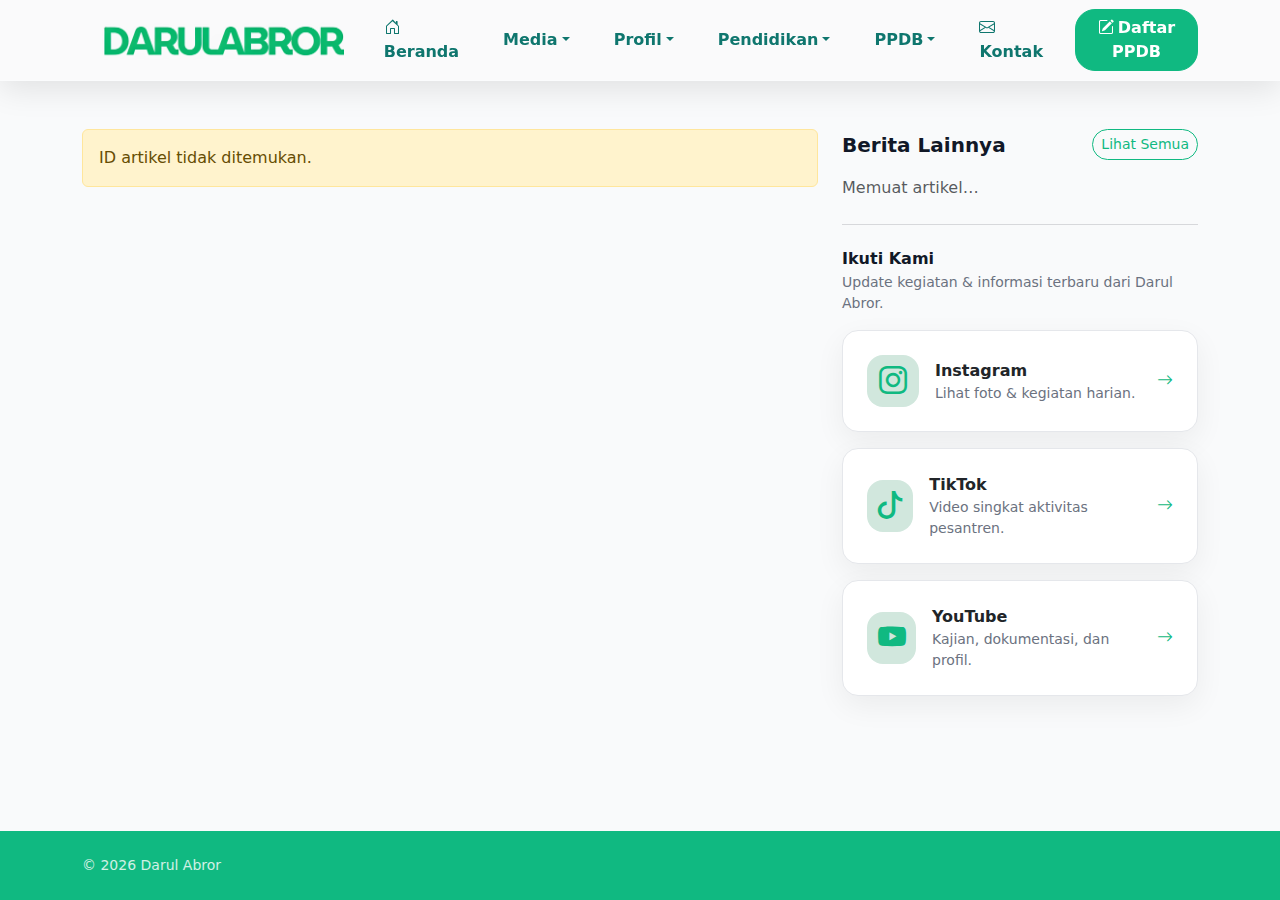
<file: article.html>
<!DOCTYPE html>
<html lang="id">
<head>
  <meta charset="UTF-8" />
  <meta name="viewport" content="width=device-width, initial-scale=1.0" />
  <title>Detail Artikel - Darul Abror</title>

  <link rel="stylesheet" href="https://cdn.jsdelivr.net/npm/bootstrap@5.3.3/dist/css/bootstrap.min.css">
  <link rel="stylesheet" href="https://cdn.jsdelivr.net/npm/bootstrap-icons@1.11.3/font/bootstrap-icons.min.css">
  <link rel="stylesheet" href="assets/css/main.css?v=20251229_4">

  <link rel="icon" type="image/png" href="assets/img/logo-bulat.png">
  <link rel="apple-touch-icon" href="assets/img/logo-bulat.png">
</head>

<body class="min-vh-100 d-flex flex-column da-page-article">
  <header class="navbar navbar-expand-lg  sticky-top da-navbar">
    <div class="container">
      <a class="navbar-brand fw-bold d-flex align-items-center gap-2" href="/">
        <img src="assets/img/logo.png" alt="Logo Darul Abror" style="height:40px;">
      </a>

      <button class="navbar-toggler" type="button" data-bs-toggle="collapse" data-bs-target="#navbarDA" aria-controls="navbarDA" aria-expanded="false" aria-label="Toggle navigation">
        <span class="navbar-toggler-icon"></span>
      </button>

      <nav class="collapse navbar-collapse" id="navbarDA">
        <ul class="navbar-nav ms-auto align-items-lg-center gap-lg-1">
          <li class="nav-item"><a class="nav-link" href="/"><i class="bi bi-house-door me-1"></i>Beranda</a></li>

          <li class="nav-item dropdown">
            <a class="nav-link dropdown-toggle active" href="#" role="button" data-bs-toggle="dropdown">Media</a>
            <ul class="dropdown-menu">
              <li><a class="dropdown-item active" href="/artikel">Berita / Artikel</a></li>
              <li><a class="dropdown-item" href="/galeri">Galeri Foto</a></li>
            </ul>
          </li>

          <li class="nav-item dropdown">
            <a class="nav-link dropdown-toggle" href="#" role="button" data-bs-toggle="dropdown">Profil</a>
            <ul class="dropdown-menu">
              <li><a class="dropdown-item" href="/profil#tentang">Tentang Pesantren</a></li>
              <li><a class="dropdown-item" href="/profil#visi-misi">Visi & Misi</a></li>
              <li><a class="dropdown-item" href="/profil#sejarah">Sejarah</a></li>
              <!-- <li><a class="dropdown-item" href="/profil#pimpinan">Pimpinan & Asatidz</a></li> -->
              <li><a class="dropdown-item" href="/profil#fasilitas">Fasilitas</a></li>
              <li><a class="dropdown-item" href="/profil#lokasi">Lokasi / Denah</a></li>
            </ul>
          </li>

          <li class="nav-item dropdown">
            <a class="nav-link dropdown-toggle" href="#" role="button" data-bs-toggle="dropdown">Pendidikan</a>
            <ul class="dropdown-menu">
              <li><a class="dropdown-item" href="/pendidikan#salaf">Program Salaf / Diniyah</a></li>
              <li><a class="dropdown-item" href="/pendidikan#smp">Formal SMP</a></li>
              <li><a class="dropdown-item" href="/pendidikan#ma">Formal MA</a></li>
              <li><a class="dropdown-item" href="/pendidikan#kurikulum">Kurikulum</a></li>
              <li><a class="dropdown-item" href="/pendidikan#jadwal">Jadwal Kegiatan</a></li>
              <li><a class="dropdown-item" href="/pendidikan#adab">Tata Tertib / Adab Santri</a></li>
            </ul>
          </li>

          <li class="nav-item dropdown">
            <a class="nav-link dropdown-toggle" href="#" role="button" data-bs-toggle="dropdown">PPDB</a>
            <ul class="dropdown-menu">
              <li><a class="dropdown-item" href="/ppdb#info">Info Pendaftaran</a></li>
              <li><a class="dropdown-item" href="/ppdb#alur">Alur Pendaftaran</a></li>
              <li><a class="dropdown-item fw-semibold" href="/ppdb-form">Form Pendaftaran</a></li>
              <li><a class="dropdown-item" href="/ppdb#faq">FAQ</a></li>
            </ul>
          </li>

          <li class="nav-item"><a class="nav-link" href="/kontak"><i class="bi bi-envelope me-1"></i>Kontak</a></li>

          <li class="nav-item ms-lg-2">
            <a class="btn btn-success fw-semibold" href="/ppdb-form"><i class="bi bi-pencil-square me-1"></i>Daftar PPDB</a>
          </li>
        </ul>
      </nav>
    </div>
  </header>

  <main class="container py-4 py-lg-5 flex-grow-1">
    <div class="row g-4">
      <!-- 2/3: Detail Artikel -->
      <div class="col-lg-8">
        <div id="articleRoot"></div>
      </div>

      <!-- 1/3: Sidebar -->
      <div class="col-lg-4">
        <div class="d-flex align-items-center justify-content-between mb-3">
          <h3 class="h5 fw-bold mb-0">Berita Lainnya</h3>
          <a href="/artikel" class="btn btn-sm btn-outline-success">Lihat Semua</a>
        </div>

        <div id="articleMoreList">
          <div class="text-muted">Memuat artikel…</div>
        </div>

        <hr class="my-4" style="opacity:.15;">

        <div class="mb-3">
          <div class="h6 fw-bold mb-1">Ikuti Kami</div>
          <div class="small da-muted">Update kegiatan & informasi terbaru dari Darul Abror.</div>
        </div>

        <div class="d-flex flex-column gap-3">
          <a href="https://www.instagram.com/ponpes_darul_abror_new/" target="_blank" rel="noopener" class="text-decoration-none text-reset">
            <div class="card da-card">
              <div class="card-body d-flex align-items-center gap-3 p-4">
                <div class="rounded-4 bg-success-subtle text-success d-flex align-items-center justify-content-center" style="width:52px;height:52px;">
                  <i class="bi bi-instagram fs-3"></i>
                </div>
                <div class="flex-grow-1">
                  <div class="fw-semibold">Instagram</div>
                  <div class="small da-muted">Lihat foto & kegiatan harian.</div>
                </div>
                <div class="text-success"><i class="bi bi-arrow-right"></i></div>
              </div>
            </div>
          </a>

          <a href="https://www.tiktok.com/@darulabror18" target="_blank" rel="noopener" class="text-decoration-none text-reset">
            <div class="card da-card">
              <div class="card-body d-flex align-items-center gap-3 p-4">
                <div class="rounded-4 bg-success-subtle text-success d-flex align-items-center justify-content-center" style="width:52px;height:52px;">
                  <i class="bi bi-tiktok fs-3"></i>
                </div>
                <div class="flex-grow-1">
                  <div class="fw-semibold">TikTok</div>
                  <div class="small da-muted">Video singkat aktivitas pesantren.</div>
                </div>
                <div class="text-success"><i class="bi bi-arrow-right"></i></div>
              </div>
            </div>
          </a>

          <a href="https://www.youtube.com/@DARULABRORBOYOLALIOFFICIAL" target="_blank" rel="noopener" class="text-decoration-none text-reset">
            <div class="card da-card">
              <div class="card-body d-flex align-items-center gap-3 p-4">
                <div class="rounded-4 bg-success-subtle text-success d-flex align-items-center justify-content-center" style="width:52px;height:52px;">
                  <i class="bi bi-youtube fs-3"></i>
                </div>
                <div class="flex-grow-1">
                  <div class="fw-semibold">YouTube</div>
                  <div class="small da-muted">Kajian, dokumentasi, dan profil.</div>
                </div>
                <div class="text-success"><i class="bi bi-arrow-right"></i></div>
              </div>
            </div>
          </a>
        </div>
      </div>
    </div>
  </main>

  <footer class="mt-auto da-footer">
    <div class="container py-4">
      <div class="small" style="opacity:.8;">© <span id="year"></span> Darul Abror</div>
    </div>
  </footer>

  <script src="https://cdn.jsdelivr.net/npm/bootstrap@5.3.3/dist/js/bootstrap.bundle.min.js"></script>
  <script>document.getElementById("year").textContent = new Date().getFullYear();</script>
  <script src="assets/js/article-detail.js?v=20260103_1"></script>
</body>
</html>
</file>
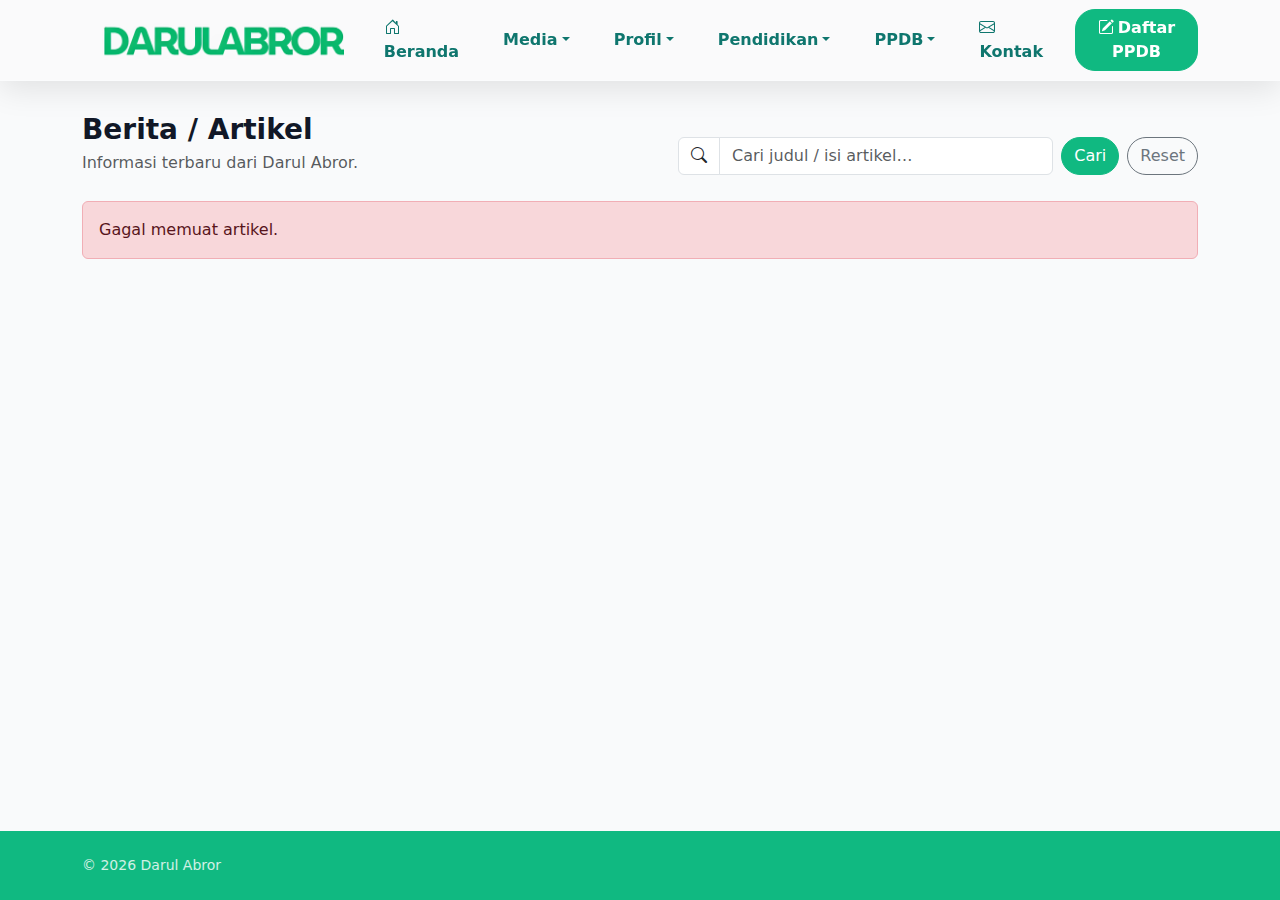
<file: artikel.html>
<!DOCTYPE html>
<html lang="id">
<head>
  <meta charset="UTF-8" />
  <meta name="viewport" content="width=device-width, initial-scale=1.0" />
  <title>Artikel - Darul Abror</title>

  <link rel="stylesheet" href="https://cdn.jsdelivr.net/npm/bootstrap@5.3.3/dist/css/bootstrap.min.css">
  <link rel="stylesheet" href="https://cdn.jsdelivr.net/npm/bootstrap-icons@1.11.3/font/bootstrap-icons.min.css">
  <link rel="stylesheet" href="assets/css/main.css?v=20251229_2">

  <link rel="icon" type="image/png" href="assets/img/logo-bulat.png">
  <link rel="apple-touch-icon" href="assets/img/logo-bulat.png">
</head>

<body class="min-vh-100 d-flex flex-column da-page-artikel">
  <!-- NAVBAR (copy dari index biar konsisten) -->
  <header class="navbar navbar-expand-lg sticky-top da-navbar">
    <div class="container">
      <a class="navbar-brand fw-bold d-flex align-items-center gap-2" href="/">
        <img src="assets/img/logo.png" alt="Logo Darul Abror" style="height:40px;">
      </a>

      <button class="navbar-toggler" type="button" data-bs-toggle="collapse" data-bs-target="#navbarDA" aria-controls="navbarDA" aria-expanded="false" aria-label="Toggle navigation">
        <span class="navbar-toggler-icon"></span>
      </button>

      <nav class="collapse navbar-collapse" id="navbarDA">
        <ul class="navbar-nav ms-auto align-items-lg-center gap-lg-1">
          <li class="nav-item">
            <a class="nav-link" href="/"><i class="bi bi-house-door me-1"></i>Beranda</a>
          </li>

          <li class="nav-item dropdown">
            <a class="nav-link dropdown-toggle active" href="#" role="button" data-bs-toggle="dropdown">Media</a>
            <ul class="dropdown-menu">
              <li><a class="dropdown-item active" href="/artikel">Berita / Artikel</a></li>
              <li><a class="dropdown-item" href="/galeri">Galeri Foto</a></li>
            </ul>
          </li>

          <!-- Profil -->
          <li class="nav-item dropdown">
            <a class="nav-link dropdown-toggle" href="#" role="button" data-bs-toggle="dropdown">Profil</a>
            <ul class="dropdown-menu">
              <li><a class="dropdown-item" href="/profil#tentang">Tentang Pesantren</a></li>
              <li><a class="dropdown-item" href="/profil#visi-misi">Visi & Misi</a></li>
              <li><a class="dropdown-item" href="/profil#sejarah">Sejarah</a></li>
              <!-- <li><a class="dropdown-item" href="/profil#pimpinan">Pimpinan & Asatidz</a></li> -->
              <li><a class="dropdown-item" href="/profil#fasilitas">Fasilitas</a></li>
              <li><a class="dropdown-item" href="/profil#lokasi">Lokasi / Denah</a></li>
            </ul>
          </li>

          <!-- Pendidikan -->
          <li class="nav-item dropdown">
            <a class="nav-link dropdown-toggle" href="#" role="button" data-bs-toggle="dropdown">Pendidikan</a>
            <ul class="dropdown-menu">
              <li><a class="dropdown-item" href="/pendidikan#salaf">Program Salaf / Diniyah</a></li>
              <li><a class="dropdown-item" href="/pendidikan#smp">Formal SMP</a></li>
              <li><a class="dropdown-item" href="/pendidikan#ma">Formal MA</a></li>
              <li><a class="dropdown-item" href="/pendidikan#kurikulum">Kurikulum</a></li>
              <li><a class="dropdown-item" href="/pendidikan#jadwal">Jadwal Kegiatan</a></li>
              <li><a class="dropdown-item" href="/pendidikan#adab">Tata Tertib / Adab Santri</a></li>
            </ul>
          </li>

          <!-- PPDB -->
          <li class="nav-item dropdown">
            <a class="nav-link dropdown-toggle" href="#" role="button" data-bs-toggle="dropdown">PPDB</a>
            <ul class="dropdown-menu">
              <li><a class="dropdown-item" href="/ppdb#info">Info Pendaftaran</a></li>
              <li><a class="dropdown-item" href="/ppdb#alur">Alur Pendaftaran</a></li>
              <li><a class="dropdown-item fw-semibold" href="/ppdb-form">Form Pendaftaran</a></li>
              <li><a class="dropdown-item" href="/ppdb#faq">FAQ</a></li>
            </ul>
          </li>

          <li class="nav-item">
            <a class="nav-link" href="/kontak"><i class="bi bi-envelope me-1"></i>Kontak</a>
          </li>

          <li class="nav-item ms-lg-2">
            <a class="btn btn-success fw-semibold" href="/ppdb-form">
              <i class="bi bi-pencil-square me-1"></i>Daftar PPDB
            </a>
          </li>
        </ul>
      </nav>
    </div>
  </header>

  <main class="container flex-grow-1">
    <div class="da-pagehead">
      <div class="d-flex flex-column flex-md-row gap-3 align-items-md-end justify-content-between">
        <div>
          <h1 class="h3 fw-bold mb-1">Berita / Artikel</h1>
          <div class="text-muted">Informasi terbaru dari Darul Abror.</div>
        </div>

        <!-- Search (client-side) -->
        <form class="d-flex gap-2" method="GET" action="/artikel" style="max-width: 520px; width: 100%;">
          <div class="input-group">
            <span class="input-group-text bg-white"><i class="bi bi-search"></i></span>
            <input
              type="search"
              class="form-control"
              name="q"
              id="articleSearch"
              placeholder="Cari judul / isi artikel…"
              autocomplete="off"
            />
          </div>
          <button class="btn btn-success" type="submit">Cari</button>
          <a class="btn btn-outline-secondary" href="/artikel" title="Reset">Reset</a>
        </form>
      </div>

      <div class="small text-muted mt-2" id="searchMeta"></div>
    </div>

    <div class="row g-4" id="articlesGrid"><!-- diisi oleh assets/js/articles.js --></div>
    <div class="mt-4 mb-5" id="articlesPager"></div>
  </main>

  <footer class="mt-auto da-footer">
    <div class="container py-4">
      <div class="small" style="opacity:.8;">© <span id="year"></span> Darul Abror</div>
    </div>
  </footer>

  <script src="https://cdn.jsdelivr.net/npm/bootstrap@5.3.3/dist/js/bootstrap.bundle.min.js"></script>
  <script>document.getElementById("year").textContent = new Date().getFullYear();</script>

  <!-- render list -->
  <script src="assets/js/articles.js?v=20260103_1"></script>
</body>
</html>
</file>
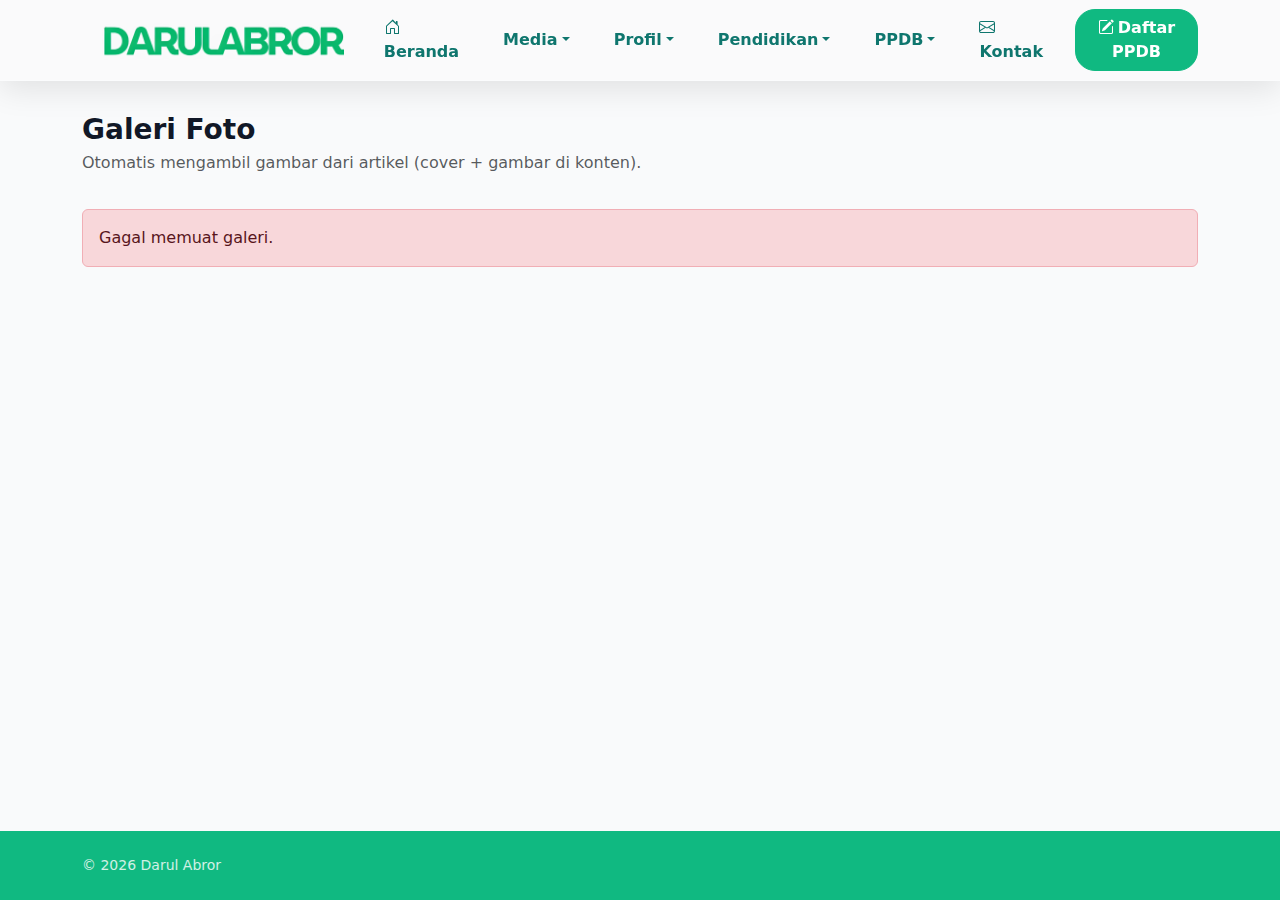
<file: galeri.html>
<!DOCTYPE html>
<html lang="id">
<head>
  <meta charset="UTF-8" />
  <meta name="viewport" content="width=device-width, initial-scale=1.0" />
  <title>Galeri - Darul Abror</title>

  <link rel="stylesheet" href="https://cdn.jsdelivr.net/npm/bootstrap@5.3.3/dist/css/bootstrap.min.css">
  <link rel="stylesheet" href="https://cdn.jsdelivr.net/npm/bootstrap-icons@1.11.3/font/bootstrap-icons.min.css">
  <link rel="stylesheet" href="assets/css/main.css?v=20251229_2">

  <link rel="icon" type="image/png" href="assets/img/logo-bulat.png">
  <link rel="apple-touch-icon" href="assets/img/logo-bulat.png">
</head>

<body class="min-vh-100 d-flex flex-column da-page-galeri">
  <header class="navbar navbar-expand-lg  sticky-top da-navbar">
    <div class="container">
      <a class="navbar-brand fw-bold d-flex align-items-center gap-2" href="/">
        <img src="assets/img/logo.png" alt="Logo Darul Abror" style="height:40px;">
      </a>

      <button class="navbar-toggler" type="button" data-bs-toggle="collapse" data-bs-target="#navbarDA" aria-controls="navbarDA" aria-expanded="false" aria-label="Toggle navigation">
        <span class="navbar-toggler-icon"></span>
      </button>

      <nav class="collapse navbar-collapse" id="navbarDA">
        <ul class="navbar-nav ms-auto align-items-lg-center gap-lg-1">
          <li class="nav-item">
            <a class="nav-link" href="/"><i class="bi bi-house-door me-1"></i>Beranda</a>
          </li>

          <!-- Media (dipindah dekat Beranda) -->
          <li class="nav-item dropdown">
            <a class="nav-link dropdown-toggle active" href="#" role="button" data-bs-toggle="dropdown">Media</a>
            <ul class="dropdown-menu">
              <li><a class="dropdown-item" href="/artikel">Berita / Artikel</a></li>
              <li><a class="dropdown-item active" href="/galeri">Galeri Foto</a></li>
            </ul>
          </li>

          <li class="nav-item dropdown">
            <a class="nav-link dropdown-toggle" href="#" role="button" data-bs-toggle="dropdown">Profil</a>
            <ul class="dropdown-menu">
              <li><a class="dropdown-item" href="/profil#tentang">Tentang Pesantren</a></li>
              <li><a class="dropdown-item" href="/profil#visi-misi">Visi & Misi</a></li>
              <li><a class="dropdown-item" href="/profil#sejarah">Sejarah</a></li>
              <!-- <li><a class="dropdown-item" href="/profil#pimpinan">Pimpinan & Asatidz</a></li> -->
              <li><a class="dropdown-item" href="/profil#fasilitas">Fasilitas</a></li>
              <li><a class="dropdown-item" href="/profil#lokasi">Lokasi / Denah</a></li>
            </ul>
          </li>

          <li class="nav-item dropdown">
            <a class="nav-link dropdown-toggle" href="#" role="button" data-bs-toggle="dropdown">Pendidikan</a>
            <ul class="dropdown-menu">
              <li><a class="dropdown-item" href="/pendidikan#salaf">Program Salaf / Diniyah</a></li>
              <li><a class="dropdown-item" href="/pendidikan#smp">Formal SMP</a></li>
              <li><a class="dropdown-item" href="/pendidikan#ma">Formal MA</a></li>
              <li><a class="dropdown-item" href="/pendidikan#kurikulum">Kurikulum</a></li>
              <li><a class="dropdown-item" href="/pendidikan#jadwal">Jadwal Kegiatan</a></li>
              <li><a class="dropdown-item" href="/pendidikan#adab">Tata Tertib / Adab Santri</a></li>
            </ul>
          </li>

          <li class="nav-item dropdown">
            <a class="nav-link dropdown-toggle" href="#" role="button" data-bs-toggle="dropdown">PPDB</a>
            <ul class="dropdown-menu">
              <li><a class="dropdown-item" href="/ppdb#info">Info Pendaftaran</a></li>
              <li><a class="dropdown-item" href="/ppdb#alur">Alur Pendaftaran</a></li>
              <li><a class="dropdown-item fw-semibold" href="/ppdb-form">Form Pendaftaran</a></li>
              <li><a class="dropdown-item" href="/ppdb#faq">FAQ</a></li>
            </ul>
          </li>

          <li class="nav-item">
            <a class="nav-link" href="/kontak"><i class="bi bi-envelope me-1"></i>Kontak</a>
          </li>

          <li class="nav-item ms-lg-2">
            <a class="btn btn-success fw-semibold" href="/ppdb-form">
              <i class="bi bi-pencil-square me-1"></i>Daftar PPDB
            </a>
          </li>
        </ul>
      </nav>
    </div>
  </header>

  <main class="container flex-grow-1">
    <div class="da-pagehead">
      <h1 class="h3 fw-bold mb-1">Galeri Foto</h1>
      <div class="text-muted">Otomatis mengambil gambar dari artikel (cover + gambar di konten).</div>
    </div>

    <div id="galleryMeta" class="small text-muted mb-3"></div>
    <div class="row g-3" id="galleryGrid">
      <div class="col-12"><div class="text-muted">Memuat galeri…</div></div>
    </div>
  </main>

  <!-- Modal preview -->
  <div class="modal fade" id="galleryModal" tabindex="-1" aria-hidden="true">
    <div class="modal-dialog modal-dialog-centered modal-lg">
      <div class="modal-content">
        <div class="modal-body p-0">
          <img id="galleryModalImg" alt="Preview" style="width:100%;height:auto;display:block;">
        </div>
        <div class="modal-footer">
          <div class="small text-muted me-auto" id="galleryModalCaption"></div>
          <button type="button" class="btn btn-outline-secondary" data-bs-dismiss="modal">Tutup</button>
          <a id="galleryModalOpen" class="btn btn-success" href="#" target="_blank" rel="noopener">Buka gambar</a>
        </div>
      </div>
    </div>
  </div>

  <footer class="mt-auto da-footer">
    <div class="container py-4">
      <div class="small" style="opacity:.8;">© <span id="year"></span> Darul Abror</div>
    </div>
  </footer>

  <script src="https://cdn.jsdelivr.net/npm/bootstrap@5.3.3/dist/js/bootstrap.bundle.min.js"></script>
  <script>document.getElementById("year").textContent = new Date().getFullYear();</script>
   <script src="assets/js/gallery.js?v=20251229_1"></script>
</body>
</html>
</file>
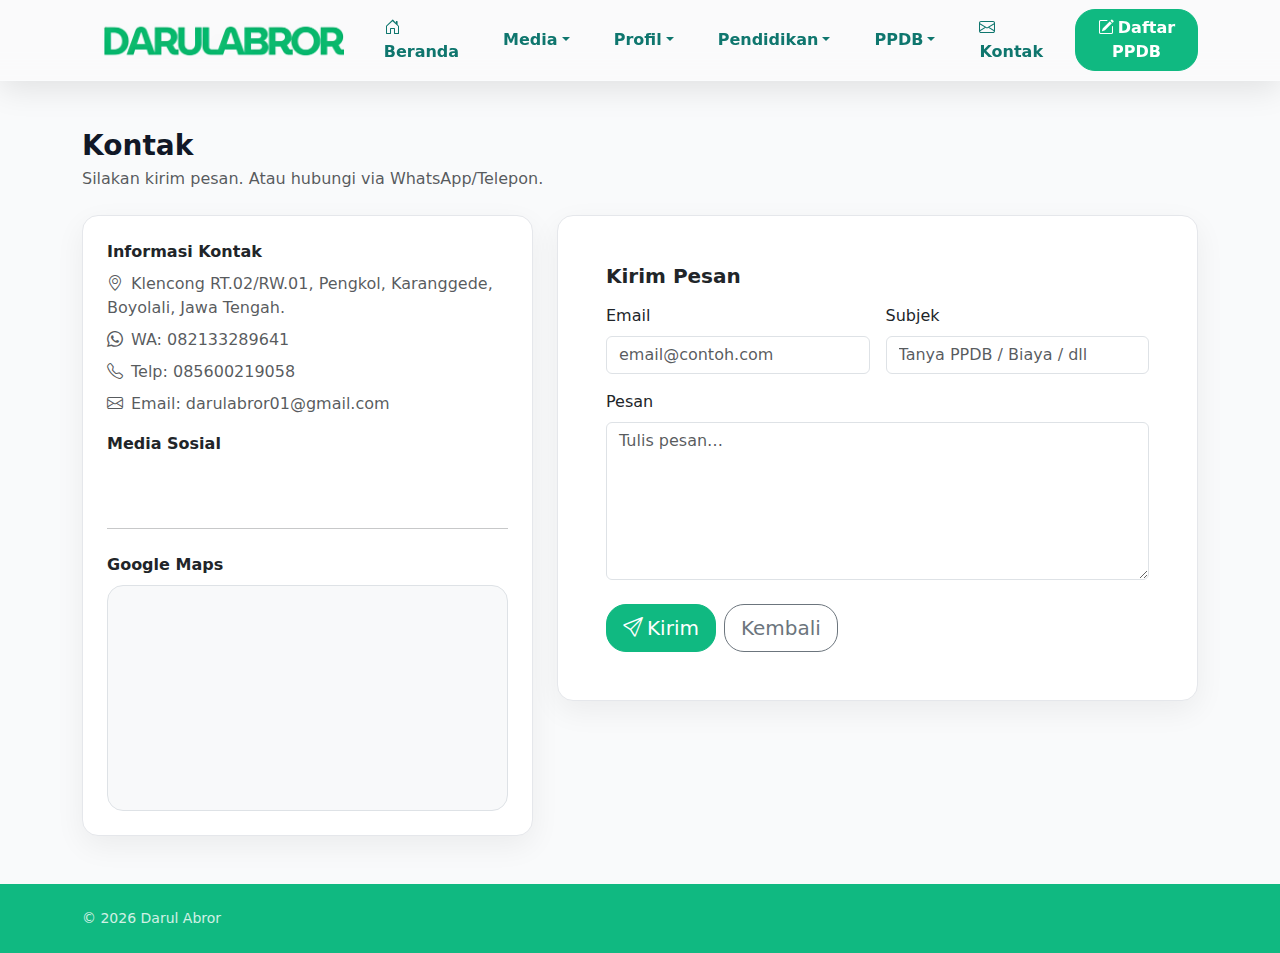
<file: kontak.html>
<!DOCTYPE html>
<html lang="id">
<head>
  <meta charset="UTF-8" />
  <meta name="viewport" content="width=device-width, initial-scale=1.0" />
  <title>Kontak - Darul Abror</title>

  <link rel="stylesheet" href="https://cdn.jsdelivr.net/npm/bootstrap@5.3.3/dist/css/bootstrap.min.css">
  <link rel="stylesheet" href="https://cdn.jsdelivr.net/npm/bootstrap-icons@1.11.3/font/bootstrap-icons.min.css">
  <link rel="stylesheet" href="assets/css/main.css?v=20251229_2">

  <link rel="icon" type="image/png" href="assets/img/logo-bulat.png">
  <link rel="apple-touch-icon" href="assets/img/logo-bulat.png">
</head>

<body class="min-vh-100 d-flex flex-column da-page-kontak">
  <header class="navbar navbar-expand-lg sticky-top da-navbar">
    <div class="container">
      <a class="navbar-brand fw-bold d-flex align-items-center gap-2" href="/">
        <img src="assets/img/logo.png" alt="Logo Darul Abror" style="height:40px;">
      </a>

      <button class="navbar-toggler" type="button" data-bs-toggle="collapse" data-bs-target="#navbarDA" aria-controls="navbarDA" aria-expanded="false" aria-label="Toggle navigation">
        <span class="navbar-toggler-icon"></span>
      </button>

      <nav class="collapse navbar-collapse" id="navbarDA">
        <ul class="navbar-nav ms-auto align-items-lg-center gap-lg-1">
          <li class="nav-item"><a class="nav-link" href="/"><i class="bi bi-house-door me-1"></i>Beranda</a></li>

          <li class="nav-item dropdown">
            <a class="nav-link dropdown-toggle" href="#" role="button" data-bs-toggle="dropdown">Media</a>
            <ul class="dropdown-menu">
              <li><a class="dropdown-item" href="/artikel">Berita / Artikel</a></li>
              <li><a class="dropdown-item" href="/galeri">Galeri Foto</a></li>
            </ul>
          </li>

          <li class="nav-item dropdown">
            <a class="nav-link dropdown-toggle" href="#" role="button" data-bs-toggle="dropdown">Profil</a>
            <ul class="dropdown-menu">
              <li><a class="dropdown-item" href="/profil#tentang">Tentang Pesantren</a></li>
              <li><a class="dropdown-item" href="/profil#visi-misi">Visi & Misi</a></li>
              <li><a class="dropdown-item" href="/profil#sejarah">Sejarah</a></li>
              <!-- <li><a class="dropdown-item" href="/profil#pimpinan">Pimpinan & Asatidz</a></li> -->
              <li><a class="dropdown-item" href="/profil#fasilitas">Fasilitas</a></li>
              <li><a class="dropdown-item" href="/profil#lokasi">Lokasi / Denah</a></li>
            </ul>
          </li>

          <li class="nav-item dropdown">
            <a class="nav-link dropdown-toggle" href="#" role="button" data-bs-toggle="dropdown">Pendidikan</a>
            <ul class="dropdown-menu">
              <li><a class="dropdown-item" href="/pendidikan#salaf">Program Salaf / Diniyah</a></li>
              <li><a class="dropdown-item" href="/pendidikan#smp">Formal SMP</a></li>
              <li><a class="dropdown-item" href="/pendidikan#ma">Formal MA</a></li>
              <li><a class="dropdown-item" href="/pendidikan#kurikulum">Kurikulum</a></li>
              <li><a class="dropdown-item" href="/pendidikan#jadwal">Jadwal Kegiatan</a></li>
              <li><a class="dropdown-item" href="/pendidikan#adab">Tata Tertib / Adab Santri</a></li>
            </ul>
          </li>

          <li class="nav-item dropdown">
            <a class="nav-link dropdown-toggle" href="#" role="button" data-bs-toggle="dropdown">PPDB</a>
            <ul class="dropdown-menu">
              <li><a class="dropdown-item" href="/ppdb#info">Info Pendaftaran</a></li>
              <li><a class="dropdown-item" href="/ppdb#alur">Alur Pendaftaran</a></li>
              <li><a class="dropdown-item fw-semibold" href="/ppdb-form">Form Pendaftaran</a></li>
              <li><a class="dropdown-item" href="/ppdb#faq">FAQ</a></li>
            </ul>
          </li>

          <li class="nav-item"><a class="nav-link active" href="/kontak"><i class="bi bi-envelope me-1"></i>Kontak</a></li>

          <li class="nav-item ms-lg-2">
            <a class="btn btn-success fw-semibold" href="/ppdb-form"><i class="bi bi-pencil-square me-1"></i>Daftar PPDB</a>
          </li>
        </ul>
      </nav>
    </div>
  </header>

  <main class="container py-4 py-lg-5 flex-grow-1">
    <div class="mb-4">
      <h1 class="h3 fw-bold mb-1">Kontak</h1>
      <div class="text-muted">Silakan kirim pesan. Atau hubungi via WhatsApp/Telepon.</div>
    </div>

    <div class="row g-4">
      <div class="col-lg-5">
        <div class="card da-card">
          <div class="card-body p-4">
            <div class="fw-semibold mb-2">Informasi Kontak</div>
            <div class="text-muted mb-2"><i class="bi bi-geo-alt me-2"></i>Klencong RT.02/RW.01, Pengkol, Karanggede, Boyolali, Jawa Tengah.</div>
            <div class="text-muted mb-2"><i class="bi bi-whatsapp me-2"></i>WA: 082133289641</div>
            <div class="text-muted mb-2"><i class="bi bi-telephone me-2"></i>Telp: 085600219058</div>
            <div class="text-muted mb-2"><i class="bi bi-envelope me-2"></i>Email: darulabror01@gmail.com</div>

            <div class="fw-semibold mb-2 mt-3">Media Sosial</div>
            <div class="social-icons">
              <a href="#" title="Instagram"><i class="bi bi-instagram"></i></a>
              <a href="#" title="TikTok"><i class="bi bi-tiktok"></i></a>
              <a href="#" title="YouTube"><i class="bi bi-youtube"></i></a>
            </div>

            <hr class="my-4">

            <div class="fw-semibold mb-2">Google Maps</div>
            <div class="ratio ratio-16x9 rounded-4 overflow-hidden border bg-body-tertiary">
              <!-- placeholder embed (ganti link nanti) -->
              <iframe
                title="Maps"
                loading="lazy"
                referrerpolicy="no-referrer-when-downgrade"
                src="https://www.google.com/maps/embed?pb=!1m18!1m12!1m3!1d3956.904352098736!2d110.66182348718057!3d-7.364617653491522!2m3!1f0!2f0!3f0!3m2!1i1024!2i768!4f13.1!3m3!1m2!1s0x2e7a75262a12edcf%3A0x134ea0e3bf25ed40!2sPonpes%20Darul%20Abror!5e0!3m2!1sen!2sus!4v1766201864184!5m2!1sen!2sus" width="600" height="450" style="border:0;" allowfullscreen="" loading="lazy" referrerpolicy="no-referrer-when-downgrade">
              </iframe>
            </div>
          </div>
        </div>
      </div>

      <div class="col-lg-7">
        <div id="contactAlert"></div>

        <form id="contactForm" class="card da-card">
          <div class="card-body p-4 p-lg-5">
            <h2 class="h5 fw-semibold mb-3">Kirim Pesan</h2>

            <div class="row g-3">
              <div class="col-md-6">
                <label class="form-label" for="contact_email">Email</label>
                <input class="form-control" id="contact_email" type="email" required placeholder="email@contoh.com">
              </div>
              <div class="col-md-6">
                <label class="form-label" for="contact_subject">Subjek</label>
                <input class="form-control" id="contact_subject" required placeholder="Tanya PPDB / Biaya / dll">
              </div>
              <div class="col-12">
                <label class="form-label" for="contact_message">Pesan</label>
                <textarea class="form-control" id="contact_message" required rows="6" placeholder="Tulis pesan…"></textarea>
              </div>
            </div>

            <div class="d-flex gap-2 mt-4">
              <button id="contactSubmit" class="btn btn-success btn-lg" type="submit">
                <i class="bi bi-send me-1"></i>Kirim
              </button>
              <a class="btn btn-outline-secondary btn-lg" href="/">Kembali</a>
            </div>
          </div>
        </form>
      </div>
    </div>
  </main>

  <footer class="mt-auto da-footer">
    <div class="container py-4">
      <div class="small" style="opacity:.8;">© <span id="year"></span> Darul Abror</div>
    </div>
  </footer>

  <script src="https://cdn.jsdelivr.net/npm/bootstrap@5.3.3/dist/js/bootstrap.bundle.min.js"></script>
  <script>document.getElementById("year").textContent = new Date().getFullYear();</script>
  <script src="assets/js/contact.js"></script>
</body>
</html>
</file>
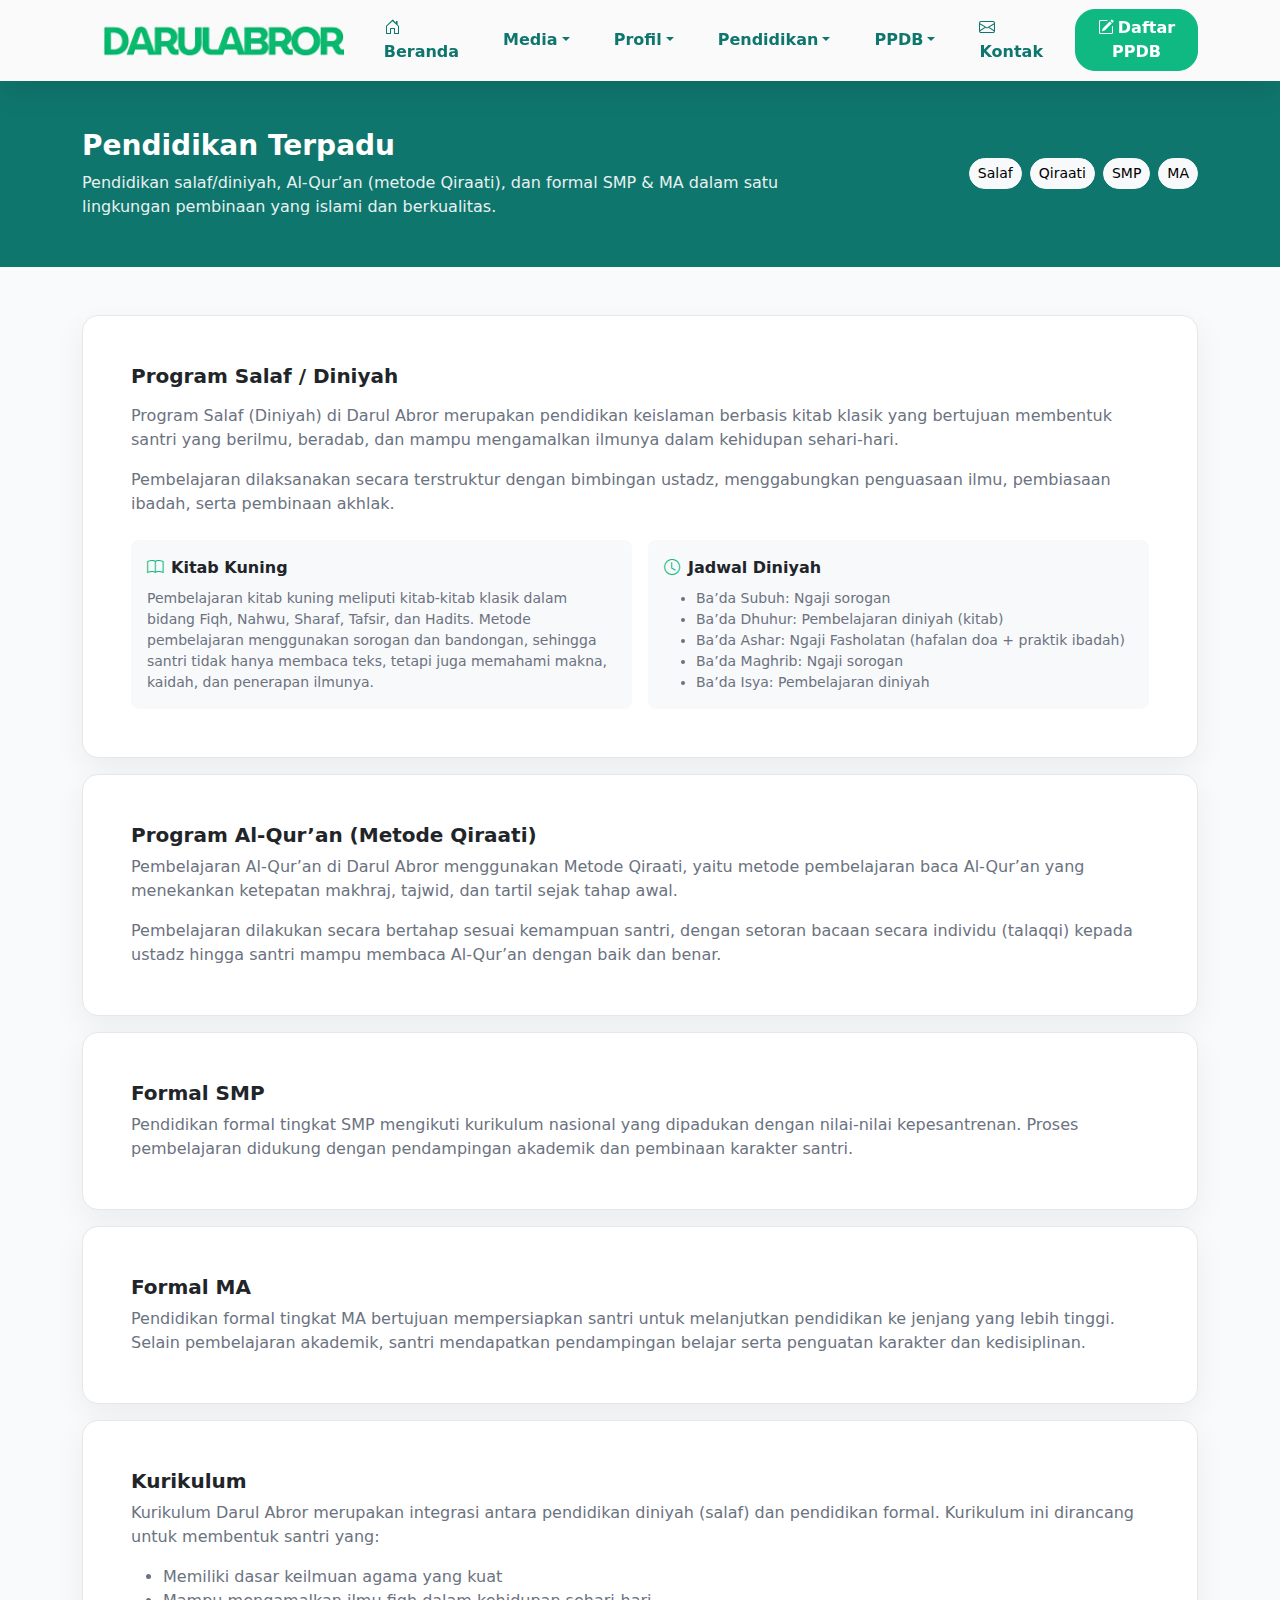
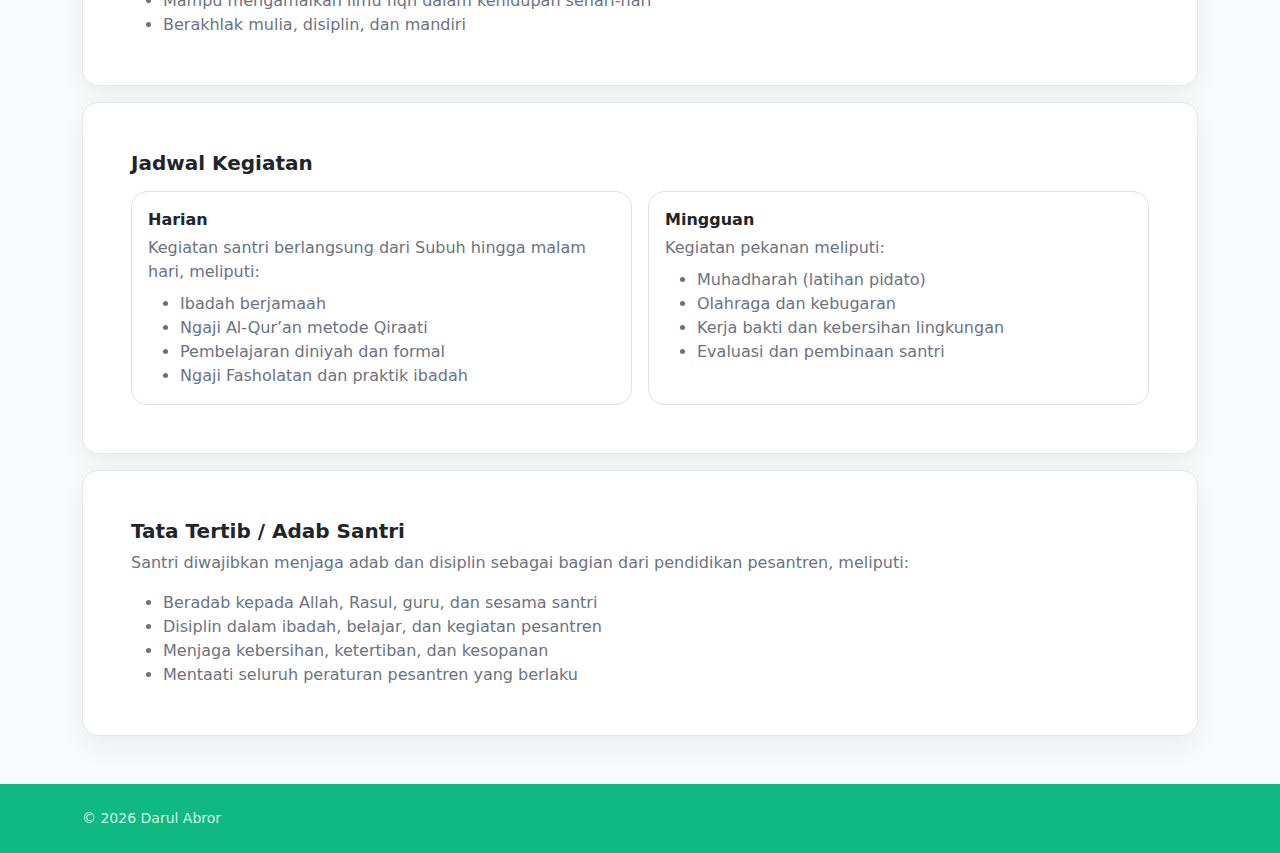
<file: pendidikan.html>
<!DOCTYPE html>
<html lang="id">
<head>
  <meta charset="UTF-8" />
  <meta name="viewport" content="width=device-width, initial-scale=1.0" />
  <title>Pendidikan - Darul Abror</title>

  <link rel="stylesheet" href="https://cdn.jsdelivr.net/npm/bootstrap@5.3.3/dist/css/bootstrap.min.css">
  <link rel="stylesheet" href="https://cdn.jsdelivr.net/npm/bootstrap-icons@1.11.3/font/bootstrap-icons.min.css">
  <link rel="stylesheet" href="assets/css/main.css?v=20251229_2">

  <link rel="icon" type="image/png" href="assets/img/logo-bulat.png">
  <link rel="apple-touch-icon" href="assets/img/logo-bulat.png">
</head>

<body class="min-vh-100 d-flex flex-column da-page-pendidikan">
  <!-- NAVBAR -->
  <header class="navbar navbar-expand-lg sticky-top da-navbar">
    <div class="container">
      <a class="navbar-brand fw-bold d-flex align-items-center gap-2" href="/">
        <img src="assets/img/logo.png" alt="Logo Darul Abror" style="height:40px;">
      </a>

      <button class="navbar-toggler" type="button" data-bs-toggle="collapse" data-bs-target="#navbarDA" aria-controls="navbarDA" aria-expanded="false" aria-label="Toggle navigation">
        <span class="navbar-toggler-icon"></span>
      </button>

      <nav class="collapse navbar-collapse" id="navbarDA">
        <ul class="navbar-nav ms-auto align-items-lg-center gap-lg-1">
          <li class="nav-item"><a class="nav-link" href="/"><i class="bi bi-house-door me-1"></i>Beranda</a></li>

          <li class="nav-item dropdown">
            <a class="nav-link dropdown-toggle" href="#" role="button" data-bs-toggle="dropdown">Media</a>
            <ul class="dropdown-menu">
              <li><a class="dropdown-item" href="/artikel">Berita / Artikel</a></li>
              <li><a class="dropdown-item" href="/galeri">Galeri Foto</a></li>
            </ul>
          </li>

          <li class="nav-item dropdown">
            <a class="nav-link dropdown-toggle" href="#" role="button" data-bs-toggle="dropdown">Profil</a>
            <ul class="dropdown-menu">
              <li><a class="dropdown-item" href="/profil#tentang">Tentang Pesantren</a></li>
              <li><a class="dropdown-item" href="/profil#visi-misi">Visi & Misi</a></li>
              <li><a class="dropdown-item" href="/profil#sejarah">Sejarah</a></li>
              <!-- <li><a class="dropdown-item" href="/profil#pimpinan">Pimpinan & Asatidz</a></li> -->
              <li><a class="dropdown-item" href="/profil#fasilitas">Fasilitas</a></li>
              <li><a class="dropdown-item" href="/profil#lokasi">Lokasi / Denah</a></li>
            </ul>
          </li>

          <li class="nav-item dropdown">
            <a class="nav-link dropdown-toggle active" href="#" role="button" data-bs-toggle="dropdown">Pendidikan</a>
            <ul class="dropdown-menu">
              <li><a class="dropdown-item" href="#salaf">Program Salaf / Diniyah</a></li>
              <li><a class="dropdown-item" href="#smp">Formal SMP</a></li>
              <li><a class="dropdown-item" href="#ma">Formal MA</a></li>
              <li><a class="dropdown-item" href="#kurikulum">Kurikulum</a></li>
              <li><a class="dropdown-item" href="#jadwal">Jadwal Kegiatan</a></li>
              <li><a class="dropdown-item" href="#adab">Tata Tertib / Adab Santri</a></li>
            </ul>
          </li>

          <li class="nav-item dropdown">
            <a class="nav-link dropdown-toggle" href="#" role="button" data-bs-toggle="dropdown">PPDB</a>
            <ul class="dropdown-menu">
              <li><a class="dropdown-item" href="/ppdb#info">Info Pendaftaran</a></li>
              <li><a class="dropdown-item" href="/ppdb#alur">Alur Pendaftaran</a></li>
              <li><a class="dropdown-item fw-semibold" href="/ppdb-form">Form Pendaftaran</a></li>
              <li><a class="dropdown-item" href="/ppdb#faq">FAQ</a></li>
            </ul>
          </li>

          <li class="nav-item"><a class="nav-link" href="/kontak"><i class="bi bi-envelope me-1"></i>Kontak</a></li>

          <li class="nav-item ms-lg-2">
            <a class="btn btn-success fw-semibold" href="/ppdb-form">
              <i class="bi bi-pencil-square me-1"></i>Daftar PPDB
            </a>
          </li>
        </ul>
      </nav>
    </div>
  </header>

  <main class="flex-grow-1">
    <!-- HERO -->
    <section class="da-hero py-5">
      <div class="container">
        <div class="row g-4 align-items-center">
          <div class="col-lg-8">
            <h1 class="h3 fw-bold mb-2">Pendidikan Terpadu</h1>
            <p class="mb-0" style="opacity:.9;">
              Pendidikan salaf/diniyah, Al-Qur’an (metode Qiraati), dan formal SMP & MA dalam satu lingkungan pembinaan yang islami dan berkualitas.
            </p>
          </div>
          <div class="col-lg-4">
            <div class="d-flex flex-wrap gap-2 justify-content-lg-end">
              <a class="btn btn-light btn-sm" href="#salaf">Salaf</a>
              <a class="btn btn-light btn-sm" href="#qiraati">Qiraati</a>
              <a class="btn btn-light btn-sm" href="#smp">SMP</a>
              <a class="btn btn-light btn-sm" href="#ma">MA</a>
            </div>
          </div>
        </div>
      </div>
    </section>

    <section class="py-4 py-lg-5">
      <div class="container">

        <!-- Salaf -->
        <div id="salaf" class="anchor-offset card da-card mb-3">
          <div class="card-body p-4 p-lg-5">
            <h2 class="h5 fw-semibold mb-3">Program Salaf / Diniyah</h2>
            <p class="da-muted mb-3">
              Program Salaf (Diniyah) di Darul Abror merupakan pendidikan keislaman berbasis kitab klasik yang bertujuan membentuk santri yang berilmu, beradab, dan mampu mengamalkan ilmunya dalam kehidupan sehari-hari.
            </p>
            <p class="da-muted mb-4">
              Pembelajaran dilaksanakan secara terstruktur dengan bimbingan ustadz, menggabungkan penguasaan ilmu, pembiasaan ibadah, serta pembinaan akhlak.
            </p>
            <div class="row g-3">
              <div class="col-md-6">
                <div class="p-3 bg-light rounded-3">
                  <div class="fw-semibold mb-2"><i class="bi bi-book me-2 text-success"></i>Kitab Kuning</div>
                  <div class="da-muted small">
                    Pembelajaran kitab kuning meliputi kitab-kitab klasik dalam bidang Fiqh, Nahwu, Sharaf, Tafsir, dan Hadits.
                    Metode pembelajaran menggunakan sorogan dan bandongan, sehingga santri tidak hanya membaca teks, tetapi juga memahami makna, kaidah, dan penerapan ilmunya.
                  </div>
                </div>
              </div>
              <div class="col-md-6">
                <div class="p-3 bg-light rounded-3">
                  <div class="fw-semibold mb-2"><i class="bi bi-clock me-2 text-success"></i>Jadwal Diniyah</div>
                  <ul class="da-muted small mb-0">
                    <li>Ba’da Subuh: Ngaji sorogan</li>
                    <li>Ba’da Dhuhur: Pembelajaran diniyah (kitab)</li>
                    <li>Ba’da Ashar: Ngaji Fasholatan (hafalan doa + praktik ibadah)</li>
                    <li>Ba’da Maghrib: Ngaji sorogan</li>
                    <li>Ba’da Isya: Pembelajaran diniyah</li>
                  </ul>
                </div>
              </div>
            </div>
          </div>
        </div>

        <!-- Qiraati -->
        <div id="qiraati" class="anchor-offset card da-card mb-3">
          <div class="card-body p-4 p-lg-5">
            <h2 class="h5 fw-semibold mb-2">Program Al-Qur’an (Metode Qiraati)</h2>
            <p class="da-muted mb-3">
              Pembelajaran Al-Qur’an di Darul Abror menggunakan Metode Qiraati, yaitu metode pembelajaran baca Al-Qur’an yang menekankan ketepatan makhraj, tajwid, dan tartil sejak tahap awal.
            </p>
            <p class="da-muted mb-0">
              Pembelajaran dilakukan secara bertahap sesuai kemampuan santri, dengan setoran bacaan secara individu (talaqqi) kepada ustadz hingga santri mampu membaca Al-Qur’an dengan baik dan benar.
            </p>
          </div>
        </div>

        <!-- Formal SMP -->
        <div id="smp" class="anchor-offset card da-card mb-3">
          <div class="card-body p-4 p-lg-5">
            <h2 class="h5 fw-semibold mb-2">Formal SMP</h2>
            <p class="da-muted mb-0">
              Pendidikan formal tingkat SMP mengikuti kurikulum nasional yang dipadukan dengan nilai-nilai kepesantrenan. Proses pembelajaran didukung dengan pendampingan akademik dan pembinaan karakter santri.
            </p>
          </div>
        </div>

        <!-- Formal MA -->
        <div id="ma" class="anchor-offset card da-card mb-3">
          <div class="card-body p-4 p-lg-5">
            <h2 class="h5 fw-semibold mb-2">Formal MA</h2>
            <p class="da-muted mb-0">
              Pendidikan formal tingkat MA bertujuan mempersiapkan santri untuk melanjutkan pendidikan ke jenjang yang lebih tinggi. Selain pembelajaran akademik, santri mendapatkan pendampingan belajar serta penguatan karakter dan kedisiplinan.
            </p>
          </div>
        </div>

        <!-- Kurikulum -->
        <div id="kurikulum" class="anchor-offset card da-card mb-3">
          <div class="card-body p-4 p-lg-5">
            <h2 class="h5 fw-semibold mb-2">Kurikulum</h2>
            <p class="da-muted mb-3">
              Kurikulum Darul Abror merupakan integrasi antara pendidikan diniyah (salaf) dan pendidikan formal.
              Kurikulum ini dirancang untuk membentuk santri yang:
            </p>
            <ul class="da-muted mb-0">
              <li>Memiliki dasar keilmuan agama yang kuat</li>
              <li>Mampu mengamalkan ilmu fiqh dalam kehidupan sehari-hari</li>
              <li>Berakhlak mulia, disiplin, dan mandiri</li>
            </ul>
          </div>
        </div>

        <!-- Jadwal -->
        <div id="jadwal" class="anchor-offset card da-card mb-3">
          <div class="card-body p-4 p-lg-5">
            <h2 class="h5 fw-semibold mb-3">Jadwal Kegiatan</h2>
            <div class="row g-3">
              <div class="col-lg-6">
                <div class="p-3 bg-white border rounded-4 h-100">
                  <div class="fw-semibold mb-1">Harian</div>
                  <div class="da-muted mb-2">Kegiatan santri berlangsung dari Subuh hingga malam hari, meliputi:</div>
                  <ul class="da-muted mb-0">
                    <li>Ibadah berjamaah</li>
                    <li>Ngaji Al-Qur’an metode Qiraati</li>
                    <li>Pembelajaran diniyah dan formal</li>
                    <li>Ngaji Fasholatan dan praktik ibadah</li>
                  </ul>
                </div>
              </div>
              <div class="col-lg-6">
                <div class="p-3 bg-white border rounded-4 h-100">
                  <div class="fw-semibold mb-1">Mingguan</div>
                  <div class="da-muted mb-2">Kegiatan pekanan meliputi:</div>
                  <ul class="da-muted mb-0">
                    <li>Muhadharah (latihan pidato)</li>
                    <li>Olahraga dan kebugaran</li>
                    <li>Kerja bakti dan kebersihan lingkungan</li>
                    <li>Evaluasi dan pembinaan santri</li>
                  </ul>
                </div>
              </div>
            </div>
          </div>
        </div>

        <!-- Adab -->
        <div id="adab" class="anchor-offset card da-card">
          <div class="card-body p-4 p-lg-5">
            <h2 class="h5 fw-semibold mb-2">Tata Tertib / Adab Santri</h2>
            <p class="da-muted mb-3">
              Santri diwajibkan menjaga adab dan disiplin sebagai bagian dari pendidikan pesantren, meliputi:
            </p>
            <ul class="da-muted mb-0">
              <li>Beradab kepada Allah, Rasul, guru, dan sesama santri</li>
              <li>Disiplin dalam ibadah, belajar, dan kegiatan pesantren</li>
              <li>Menjaga kebersihan, ketertiban, dan kesopanan</li>
              <li>Mentaati seluruh peraturan pesantren yang berlaku</li>
            </ul>
          </div>
        </div>

      </div>
    </section>
  </main>

  <footer class="mt-auto da-footer">
    <div class="container py-4">
      <div class="small" style="opacity:.8;">© <span id="year"></span> Darul Abror</div>
    </div>
  </footer>

  <script src="https://cdn.jsdelivr.net/npm/bootstrap@5.3.3/dist/js/bootstrap.bundle.min.js"></script>
  <script>document.getElementById("year").textContent = new Date().getFullYear();</script>
</body>
</html>
</file>
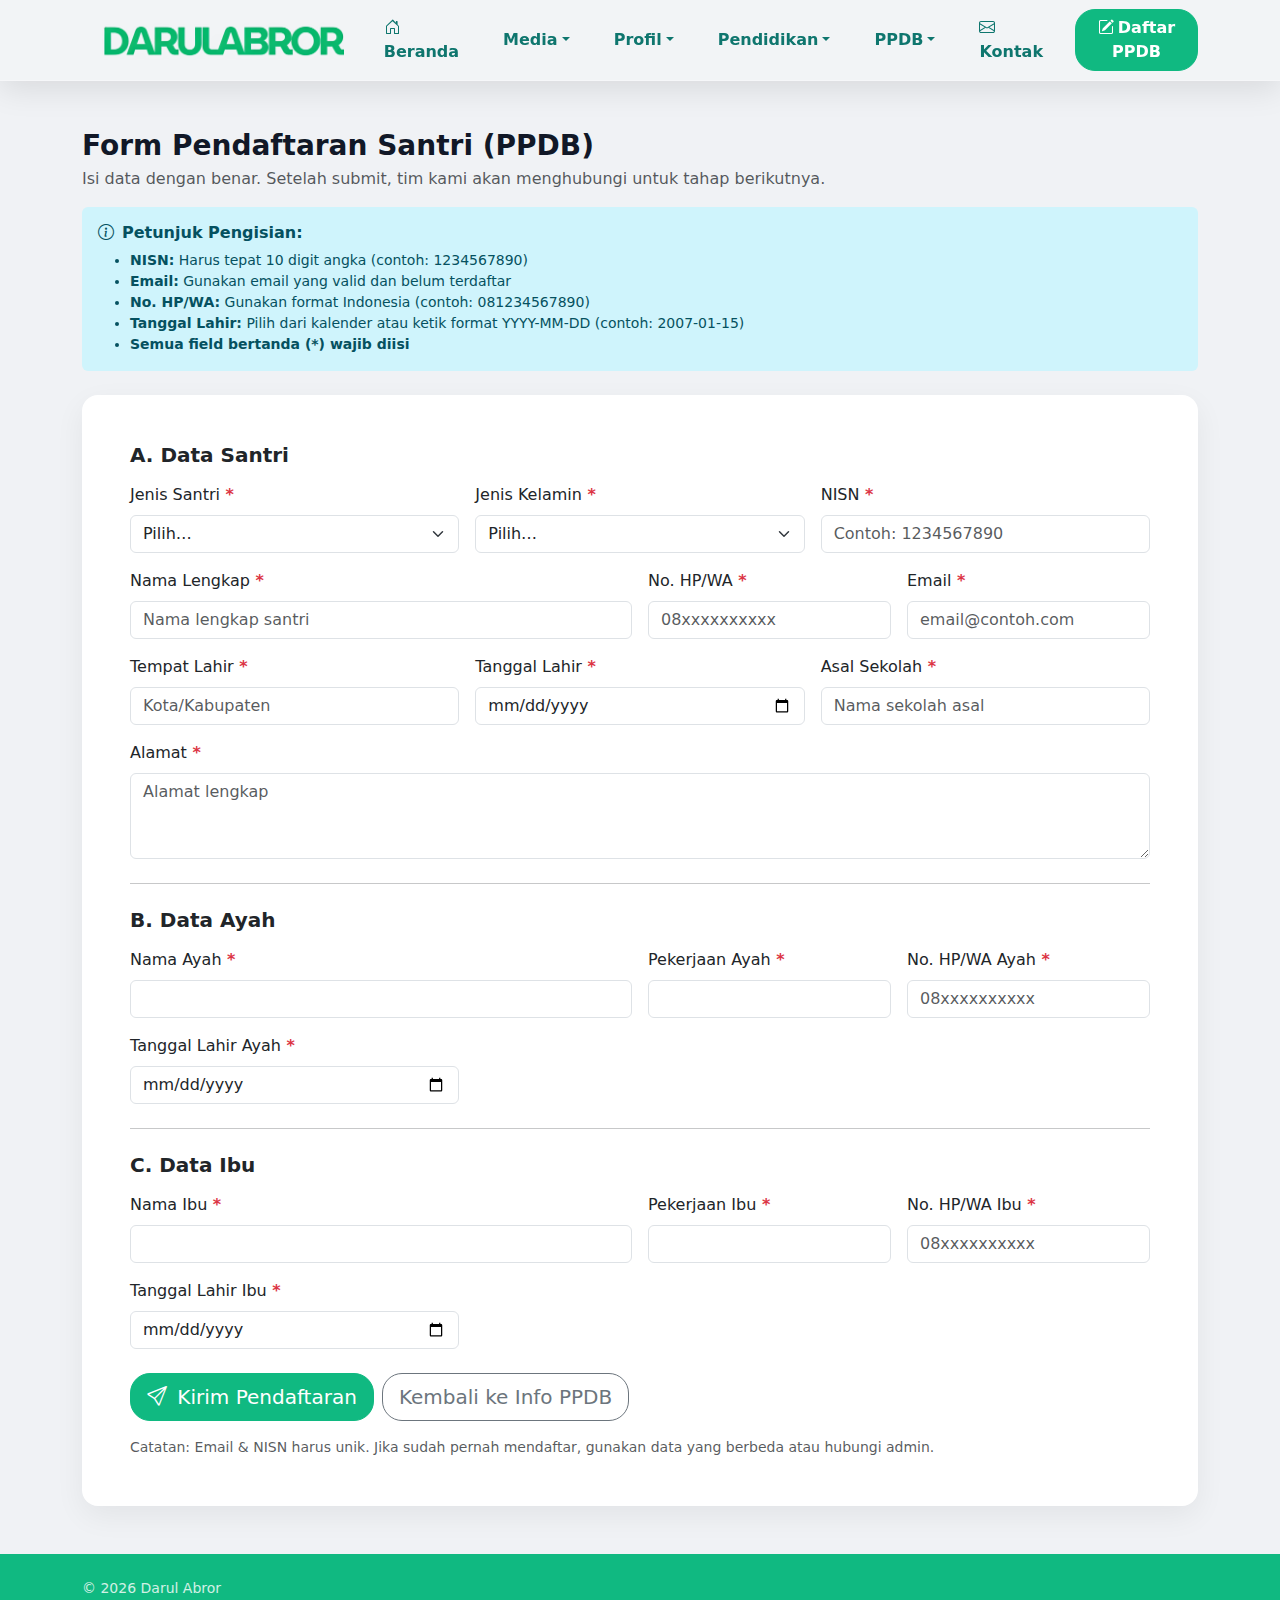
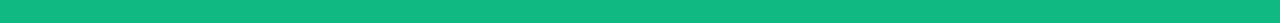
<file: ppdb-form.html>
<!DOCTYPE html>
<html lang="id">
<head>
  <meta charset="UTF-8" />
  <meta name="viewport" content="width=device-width, initial-scale=1.0" />
  <title>Form PPDB - Darul Abror</title>

  <link rel="stylesheet" href="https://cdn.jsdelivr.net/npm/bootstrap@5.3.3/dist/css/bootstrap.min.css">
  <link rel="stylesheet" href="https://cdn.jsdelivr.net/npm/bootstrap-icons@1.11.3/font/bootstrap-icons.min.css">
  <link rel="stylesheet" href="assets/css/main.css?v=20251229_2">

  <link rel="icon" type="image/png" href="assets/img/logo-bulat.png">
  <link rel="apple-touch-icon" href="assets/img/logo-bulat.png">
</head>

<body class="min-vh-100 d-flex flex-column da-page-ppdb-form">
  <header class="navbar navbar-expand-lg  sticky-top da-navbar">
    <div class="container">
      <a class="navbar-brand fw-bold d-flex align-items-center gap-2" href="/">
        <img src="assets/img/logo.png" alt="Logo Darul Abror" style="height:40px;">
      </a>

      <button class="navbar-toggler" type="button" data-bs-toggle="collapse" data-bs-target="#navbarDA" aria-controls="navbarDA" aria-expanded="false" aria-label="Toggle navigation">
        <span class="navbar-toggler-icon"></span>
      </button>

      <nav class="collapse navbar-collapse" id="navbarDA">
        <ul class="navbar-nav ms-auto align-items-lg-center gap-lg-1">
          <li class="nav-item"><a class="nav-link" href="/"><i class="bi bi-house-door me-1"></i>Beranda</a></li>

          <li class="nav-item dropdown">
            <a class="nav-link dropdown-toggle" href="#" role="button" data-bs-toggle="dropdown">Media</a>
            <ul class="dropdown-menu">
              <li><a class="dropdown-item" href="/artikel">Berita / Artikel</a></li>
              <li><a class="dropdown-item" href="/galeri">Galeri Foto</a></li>
            </ul>
          </li>

          <li class="nav-item dropdown">
            <a class="nav-link dropdown-toggle" href="#" role="button" data-bs-toggle="dropdown">Profil</a>
            <ul class="dropdown-menu">
              <li><a class="dropdown-item" href="/profil#tentang">Tentang Pesantren</a></li>
              <li><a class="dropdown-item" href="/profil#visi-misi">Visi & Misi</a></li>
              <li><a class="dropdown-item" href="/profil#sejarah">Sejarah</a></li>
              <!-- <li><a class="dropdown-item" href="/profil#pimpinan">Pimpinan & Asatidz</a></li> -->
              <li><a class="dropdown-item" href="/profil#fasilitas">Fasilitas</a></li>
              <li><a class="dropdown-item" href="/profil#lokasi">Lokasi / Denah</a></li>
            </ul>
          </li>

          <li class="nav-item dropdown">
            <a class="nav-link dropdown-toggle" href="#" role="button" data-bs-toggle="dropdown">Pendidikan</a>
            <ul class="dropdown-menu">
              <li><a class="dropdown-item" href="/pendidikan#salaf">Program Salaf / Diniyah</a></li>
              <li><a class="dropdown-item" href="/pendidikan#smp">Formal SMP</a></li>
              <li><a class="dropdown-item" href="/pendidikan#ma">Formal MA</a></li>
              <li><a class="dropdown-item" href="/pendidikan#kurikulum">Kurikulum</a></li>
              <li><a class="dropdown-item" href="/pendidikan#jadwal">Jadwal Kegiatan</a></li>
              <li><a class="dropdown-item" href="/pendidikan#adab">Tata Tertib / Adab Santri</a></li>
            </ul>
          </li>

          <li class="nav-item dropdown">
            <a class="nav-link dropdown-toggle active" href="#" role="button" data-bs-toggle="dropdown">PPDB</a>
            <ul class="dropdown-menu">
              <li><a class="dropdown-item" href="/ppdb#info">Info Pendaftaran</a></li>
              <li><a class="dropdown-item" href="/ppdb#alur">Alur Pendaftaran</a></li>
              <li><a class="dropdown-item fw-semibold active" href="/ppdb-form">Form Pendaftaran</a></li>
              <li><a class="dropdown-item" href="/ppdb#faq">FAQ</a></li>
            </ul>
          </li>

          <li class="nav-item"><a class="nav-link" href="/kontak"><i class="bi bi-envelope me-1"></i>Kontak</a></li>

          <li class="nav-item ms-lg-2">
            <a class="btn btn-success fw-semibold" href="/ppdb-form"><i class="bi bi-pencil-square me-1"></i>Daftar PPDB</a>
          </li>
        </ul>
      </nav>
    </div>
  </header>

  <main class="container py-4 py-lg-5 flex-grow-1">
    <div class="mb-4">
      <h1 class="h3 fw-bold mb-1">Form Pendaftaran Santri (PPDB)</h1>
      <div class="text-muted mb-3">Isi data dengan benar. Setelah submit, tim kami akan menghubungi untuk tahap berikutnya.</div>
      
      <div class="alert alert-info border-0">
        <h6 class="fw-semibold mb-2"><i class="bi bi-info-circle me-2"></i>Petunjuk Pengisian:</h6>
        <ul class="mb-0 small">
          <li><strong>NISN:</strong> Harus tepat 10 digit angka (contoh: 1234567890)</li>
          <li><strong>Email:</strong> Gunakan email yang valid dan belum terdaftar</li>
          <li><strong>No. HP/WA:</strong> Gunakan format Indonesia (contoh: 081234567890)</li>
          <li><strong>Tanggal Lahir:</strong> Pilih dari kalender atau ketik format YYYY-MM-DD (contoh: 2007-01-15)</li>
          <li><strong>Semua field bertanda (*) wajib diisi</strong></li>
        </ul>
      </div>
    </div>

    <div id="ppdbAlert"></div>

    <form id="ppdbForm" class="card da-card">
      <div class="card-body p-4 p-lg-5">
        <!-- A. Data Santri -->
        <h2 class="h5 fw-semibold mb-3">A. Data Santri</h2>
        <div class="row g-3">
          <div class="col-md-4">
            <label class="form-label req" for="student_type">Jenis Santri</label>
            <select class="form-select" id="student_type" required>
              <option value="" selected disabled>Pilih…</option>
              <option value="new">Santri Baru</option>
              <option value="transfer">Pindahan</option>
            </select>
          </div>
          <div class="col-md-4">
            <label class="form-label req" for="gender">Jenis Kelamin</label>
            <select class="form-select" id="gender" required>
              <option value="" selected disabled>Pilih…</option>
              <option value="male">Laki-laki</option>
              <option value="female">Perempuan</option>
            </select>
          </div>
          <div class="col-md-4">
            <label class="form-label req" for="nisn">NISN</label>
            <input class="form-control" id="nisn" required inputmode="numeric" placeholder="Contoh: 1234567890">
          </div>

          <div class="col-md-6">
            <label class="form-label req" for="full_name">Nama Lengkap</label>
            <input class="form-control" id="full_name" required placeholder="Nama lengkap santri">
          </div>
          <div class="col-md-3">
            <label class="form-label req" for="phone">No. HP/WA</label>
            <input class="form-control" id="phone" required inputmode="tel" placeholder="08xxxxxxxxxx">
          </div>
          <div class="col-md-3">
            <label class="form-label req" for="email">Email</label>
            <input class="form-control" id="email" required type="email" placeholder="email@contoh.com">
          </div>

          <div class="col-md-4">
            <label class="form-label req" for="place_of_birth">Tempat Lahir</label>
            <input class="form-control" id="place_of_birth" required placeholder="Kota/Kabupaten">
          </div>
          <div class="col-md-4">
            <label class="form-label req" for="date_of_birth">Tanggal Lahir</label>
            <input class="form-control" id="date_of_birth" required type="date">
          </div>
          <div class="col-md-4">
            <label class="form-label req" for="origin_school">Asal Sekolah</label>
            <input class="form-control" id="origin_school" required placeholder="Nama sekolah asal">
          </div>

          <div class="col-12">
            <label class="form-label req" for="address">Alamat</label>
            <textarea class="form-control" id="address" required rows="3" placeholder="Alamat lengkap"></textarea>
          </div>
        </div>

        <hr class="my-4">

        <!-- B. Data Ayah -->
        <h2 class="h5 fw-semibold mb-3">B. Data Ayah</h2>
        <div class="row g-3">
          <div class="col-md-6">
            <label class="form-label req" for="father_name">Nama Ayah</label>
            <input class="form-control" id="father_name" required>
          </div>
          <div class="col-md-3">
            <label class="form-label req" for="father_occupation">Pekerjaan Ayah</label>
            <input class="form-control" id="father_occupation" required>
          </div>
          <div class="col-md-3">
            <label class="form-label req" for="phone_father">No. HP/WA Ayah</label>
            <input class="form-control" id="phone_father" required inputmode="tel" placeholder="08xxxxxxxxxx">
          </div>
          <div class="col-md-4">
            <label class="form-label req" for="date_of_birth_father">Tanggal Lahir Ayah</label>
            <input class="form-control" id="date_of_birth_father" required type="date">
          </div>
        </div>

        <hr class="my-4">

        <!-- C. Data Ibu -->
        <h2 class="h5 fw-semibold mb-3">C. Data Ibu</h2>
        <div class="row g-3">
          <div class="col-md-6">
            <label class="form-label req" for="mother_name">Nama Ibu</label>
            <input class="form-control" id="mother_name" required>
          </div>
          <div class="col-md-3">
            <label class="form-label req" for="mother_occupation">Pekerjaan Ibu</label>
            <input class="form-control" id="mother_occupation" required>
          </div>
          <div class="col-md-3">
            <label class="form-label req" for="phone_mother">No. HP/WA Ibu</label>
            <input class="form-control" id="phone_mother" required inputmode="tel" placeholder="08xxxxxxxxxx">
          </div>
          <div class="col-md-4">
            <label class="form-label req" for="date_of_birth_mother">Tanggal Lahir Ibu</label>
            <input class="form-control" id="date_of_birth_mother" required type="date">
          </div>
        </div>

        <div class="d-flex flex-column flex-md-row gap-2 mt-4">
          <button id="ppdbSubmit" class="btn btn-success btn-lg" type="submit">
            <span class="me-1"><i class="bi bi-send"></i></span> Kirim Pendaftaran
          </button>
          <a class="btn btn-outline-secondary btn-lg" href="/ppdb">Kembali ke Info PPDB</a>
        </div>

        <div class="small text-muted mt-3">
          Catatan: Email & NISN harus unik. Jika sudah pernah mendaftar, gunakan data yang berbeda atau hubungi admin.
        </div>
      </div>
    </form>
  </main>

  <footer class="mt-auto da-footer">
    <div class="container py-4">
      <div class="small" style="opacity:.8;">© <span id="year"></span> Darul Abror</div>
    </div>
  </footer>

  <script src="https://cdn.jsdelivr.net/npm/bootstrap@5.3.3/dist/js/bootstrap.bundle.min.js"></script>
  <script>document.getElementById("year").textContent = new Date().getFullYear();</script>
  <script src="assets/js/ppdb-form.js"></script>
</body>
</html>
</file>
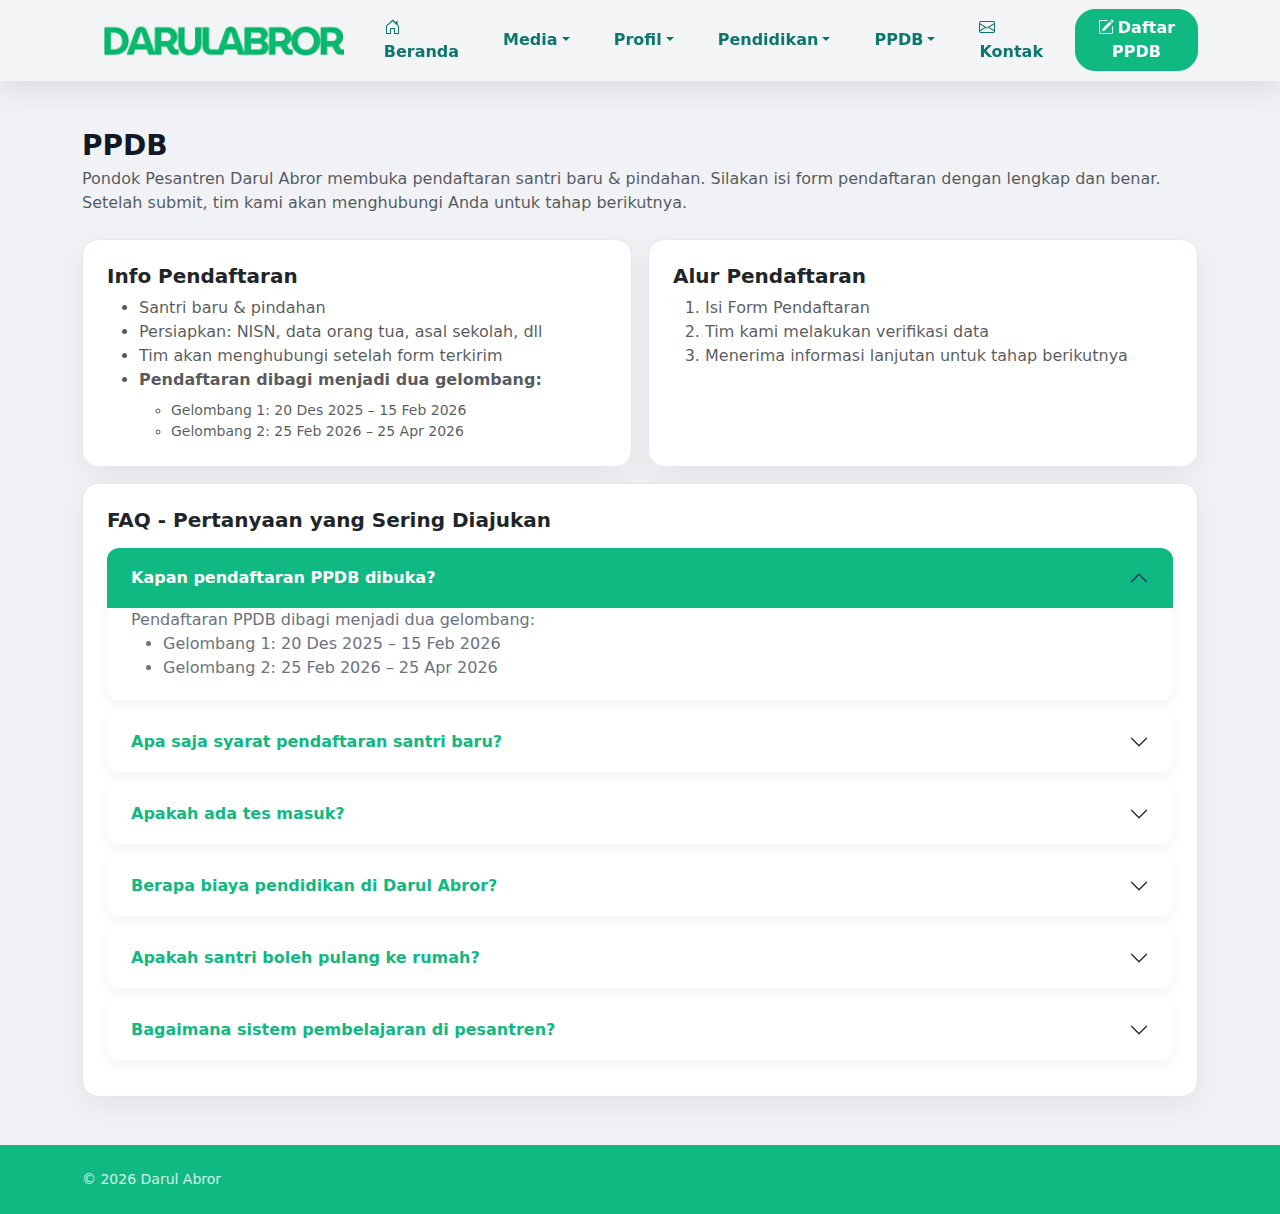
<file: ppdb.html>
<!DOCTYPE html>
<html lang="id">
<head>
  <meta charset="UTF-8" />
  <meta name="viewport" content="width=device-width, initial-scale=1.0" />
  <title>PPDB - Darul Abror</title>

  <link rel="stylesheet" href="https://cdn.jsdelivr.net/npm/bootstrap@5.3.3/dist/css/bootstrap.min.css">
  <link rel="stylesheet" href="https://cdn.jsdelivr.net/npm/bootstrap-icons@1.11.3/font/bootstrap-icons.min.css">
  <link rel="stylesheet" href="assets/css/main.css?v=20251229_2">

  <link rel="icon" type="image/png" href="assets/img/logo-bulat.png">
  <link rel="apple-touch-icon" href="assets/img/logo-bulat.png">
</head>

<body class="min-vh-100 d-flex flex-column da-page-ppdb">
  <header class="navbar navbar-expand-lg sticky-top da-navbar">
    <div class="container">
      <a class="navbar-brand fw-bold d-flex align-items-center gap-2" href="/">
        <img src="assets/img/logo.png" alt="Logo Darul Abror" style="height:40px;">
      </a>

      <button class="navbar-toggler" type="button" data-bs-toggle="collapse" data-bs-target="#navbarDA" aria-controls="navbarDA" aria-expanded="false" aria-label="Toggle navigation">
        <span class="navbar-toggler-icon"></span>
      </button>

      <nav class="collapse navbar-collapse" id="navbarDA">
        <ul class="navbar-nav ms-auto align-items-lg-center gap-lg-1">
          <li class="nav-item"><a class="nav-link" href="/"><i class="bi bi-house-door me-1"></i>Beranda</a></li>

          <li class="nav-item dropdown">
            <a class="nav-link dropdown-toggle" href="#" role="button" data-bs-toggle="dropdown">Media</a>
            <ul class="dropdown-menu">
              <li><a class="dropdown-item" href="/artikel">Berita / Artikel</a></li>
              <li><a class="dropdown-item" href="/galeri">Galeri Foto</a></li>
            </ul>
          </li>

          <li class="nav-item dropdown">
            <a class="nav-link dropdown-toggle" href="#" role="button" data-bs-toggle="dropdown">Profil</a>
            <ul class="dropdown-menu">
              <li><a class="dropdown-item" href="/profil#tentang">Tentang Pesantren</a></li>
              <li><a class="dropdown-item" href="/profil#visi-misi">Visi & Misi</a></li>
              <li><a class="dropdown-item" href="/profil#sejarah">Sejarah</a></li>
              <!-- <li><a class="dropdown-item" href="/profil#pimpinan">Pimpinan & Asatidz</a></li> -->
              <li><a class="dropdown-item" href="/profil#fasilitas">Fasilitas</a></li>
              <li><a class="dropdown-item" href="/profil#lokasi">Lokasi / Denah</a></li>
            </ul>
          </li>

          <li class="nav-item dropdown">
            <a class="nav-link dropdown-toggle" href="#" role="button" data-bs-toggle="dropdown">Pendidikan</a>
            <ul class="dropdown-menu">
              <li><a class="dropdown-item" href="/pendidikan#salaf">Program Salaf / Diniyah</a></li>
              <li><a class="dropdown-item" href="/pendidikan#smp">Formal SMP</a></li>
              <li><a class="dropdown-item" href="/pendidikan#ma">Formal MA</a></li>
              <li><a class="dropdown-item" href="/pendidikan#kurikulum">Kurikulum</a></li>
              <li><a class="dropdown-item" href="/pendidikan#jadwal">Jadwal Kegiatan</a></li>
              <li><a class="dropdown-item" href="/pendidikan#adab">Tata Tertib / Adab Santri</a></li>
            </ul>
          </li>

          <li class="nav-item dropdown">
            <a class="nav-link dropdown-toggle active" href="#" role="button" data-bs-toggle="dropdown">PPDB</a>
            <ul class="dropdown-menu">
              <li><a class="dropdown-item active" href="/ppdb#info">Info Pendaftaran</a></li>
              <li><a class="dropdown-item" href="/ppdb#alur">Alur Pendaftaran</a></li>
              <li><a class="dropdown-item fw-semibold" href="/ppdb-form">Form Pendaftaran</a></li>
              <li><a class="dropdown-item" href="/ppdb#faq">FAQ</a></li>
            </ul>
          </li>

          <li class="nav-item"><a class="nav-link" href="/kontak"><i class="bi bi-envelope me-1"></i>Kontak</a></li>

          <li class="nav-item ms-lg-2">
            <a class="btn btn-success fw-semibold" href="/ppdb-form"><i class="bi bi-pencil-square me-1"></i>Daftar PPDB</a>
          </li>
        </ul>
      </nav>
    </div>
  </header>

  <main class="container py-4 py-lg-5 flex-grow-1">
    <h1 class="h3 fw-bold mb-1">PPDB</h1>
    <div class="text-muted mb-4">Pondok Pesantren Darul Abror membuka pendaftaran santri baru & pindahan. Silakan isi form pendaftaran dengan lengkap dan benar. Setelah submit, tim kami akan menghubungi Anda untuk tahap berikutnya.</div>

    <div class="row g-3">
      <div class="col-lg-6">
        <div class="card da-card h-100">
          <div class="card-body p-4">
            <h2 class="h5 fw-semibold mb-2" id="info">Info Pendaftaran</h2>
            <ul class="text-muted mb-0">
              <li>Santri baru & pindahan</li>
              <li>Persiapkan: NISN, data orang tua, asal sekolah, dll</li>
              <li>Tim akan menghubungi setelah form terkirim</li>
              <li>
                <span class="fw-semibold">Pendaftaran dibagi menjadi dua gelombang:</span>
                <ul class="small mt-2 mb-0">
                  <li>Gelombang 1: 20 Des 2025 – 15 Feb 2026</li>
                  <li>Gelombang 2: 25 Feb 2026 – 25 Apr 2026</li>
                </ul>
              </li>
            </ul>
          </div>
        </div>
      </div>
      <div class="col-lg-6">
        <div class="card da-card h-100">
          <div class="card-body p-4">
            <h2 class="h5 fw-semibold mb-2" id="alur">Alur Pendaftaran</h2>
            <ol class="text-muted mb-0">
              <li>Isi Form Pendaftaran</li>
              <li>Tim kami melakukan verifikasi data</li>
              <li>Menerima informasi lanjutan untuk tahap berikutnya</li>
            </ol>
          </div>
        </div>
      </div>
      <div class="col-12">
        <div class="card da-card">
          <div class="card-body p-4">
            <h2 class="h5 fw-semibold mb-3" id="faq">FAQ - Pertanyaan yang Sering Diajukan</h2>
            <div class="accordion faq-accordion" id="faqAccordion">
              <div class="accordion-item">
                <h3 class="accordion-header">
                  <button class="accordion-button" type="button" data-bs-toggle="collapse" data-bs-target="#faq1">
                    Kapan pendaftaran PPDB dibuka?
                  </button>
                </h3>
                <div id="faq1" class="accordion-collapse collapse show" data-bs-parent="#faqAccordion">
                  <div class="accordion-body">
                    Pendaftaran PPDB dibagi menjadi dua gelombang:
                    <ul class="mb-0">
                      <li>Gelombang 1: 20 Des 2025 – 15 Feb 2026</li>
                      <li>Gelombang 2: 25 Feb 2026 – 25 Apr 2026</li>
                    </ul>
                  </div>
                </div>
              </div>
              
              <div class="accordion-item">
                <h3 class="accordion-header">
                  <button class="accordion-button collapsed" type="button" data-bs-toggle="collapse" data-bs-target="#faq2">
                    Apa saja syarat pendaftaran santri baru?
                  </button>
                </h3>
                <div id="faq2" class="accordion-collapse collapse" data-bs-parent="#faqAccordion">
                  <div class="accordion-body">
                    Syarat utama: NISN santri, data lengkap orang tua/wali, asal sekolah, fotokopi ijazah/SKHUN (jika ada), dan mengisi formulir pendaftaran dengan lengkap.
                  </div>
                </div>
              </div>
              
              <div class="accordion-item">
                <h3 class="accordion-header">
                  <button class="accordion-button collapsed" type="button" data-bs-toggle="collapse" data-bs-target="#faq3">
                    Apakah ada tes masuk?
                  </button>
                </h3>
                <div id="faq3" class="accordion-collapse collapse" data-bs-parent="#faqAccordion">
                  <div class="accordion-body">
                    Ada tes sederhana berupa wawancara dan tes baca Al-Qur'an untuk mengetahui kemampuan dasar calon santri.
                  </div>
                </div>
              </div>
              
              <div class="accordion-item">
                <h3 class="accordion-header">
                  <button class="accordion-button collapsed" type="button" data-bs-toggle="collapse" data-bs-target="#faq4">
                    Berapa biaya pendidikan di Darul Abror?
                  </button>
                </h3>
                <div id="faq4" class="accordion-collapse collapse" data-bs-parent="#faqAccordion">
                  <div class="accordion-body">
                    Informasi detail mengenai biaya pendidikan akan disampaikan saat proses verifikasi data. Kami juga menyediakan program beasiswa untuk santri berprestasi.
                  </div>
                </div>
              </div>
              
              <div class="accordion-item">
                <h3 class="accordion-header">
                  <button class="accordion-button collapsed" type="button" data-bs-toggle="collapse" data-bs-target="#faq5">
                    Apakah santri boleh pulang ke rumah?
                  </button>
                </h3>
                <div id="faq5" class="accordion-collapse collapse" data-bs-parent="#faqAccordion">
                  <div class="accordion-body">
                    Ya, santri diperbolehkan pulang sesuai jadwal yang telah ditentukan, biasanya setiap akhir pekan atau sebulan sekali tergantung program yang diikuti.
                  </div>
                </div>
              </div>
              
              <div class="accordion-item">
                <h3 class="accordion-header">
                  <button class="accordion-button collapsed" type="button" data-bs-toggle="collapse" data-bs-target="#faq6">
                    Bagaimana sistem pembelajaran di pesantren?
                  </button>
                </h3>
                <div id="faq6" class="accordion-collapse collapse" data-bs-parent="#faqAccordion">
                  <div class="accordion-body">
                    Sistem pembelajaran terpadu antara pendidikan diniyah (kitab kuning) dan formal (SMP/MA) dengan jadwal yang terstruktur dari subuh hingga malam.
                  </div>
                </div>
              </div>
            </div>
          </div>
        </div>
      </div>
    </div>
  </main>

  <footer class="mt-auto da-footer">
    <div class="container py-4">
      <div class="small" style="opacity:.8;">© <span id="year"></span> Darul Abror</div>
    </div>
  </footer>

  <script src="https://cdn.jsdelivr.net/npm/bootstrap@5.3.3/dist/js/bootstrap.bundle.min.js"></script>
  <script>document.getElementById("year").textContent = new Date().getFullYear();</script>
</body>
</html>
</file>
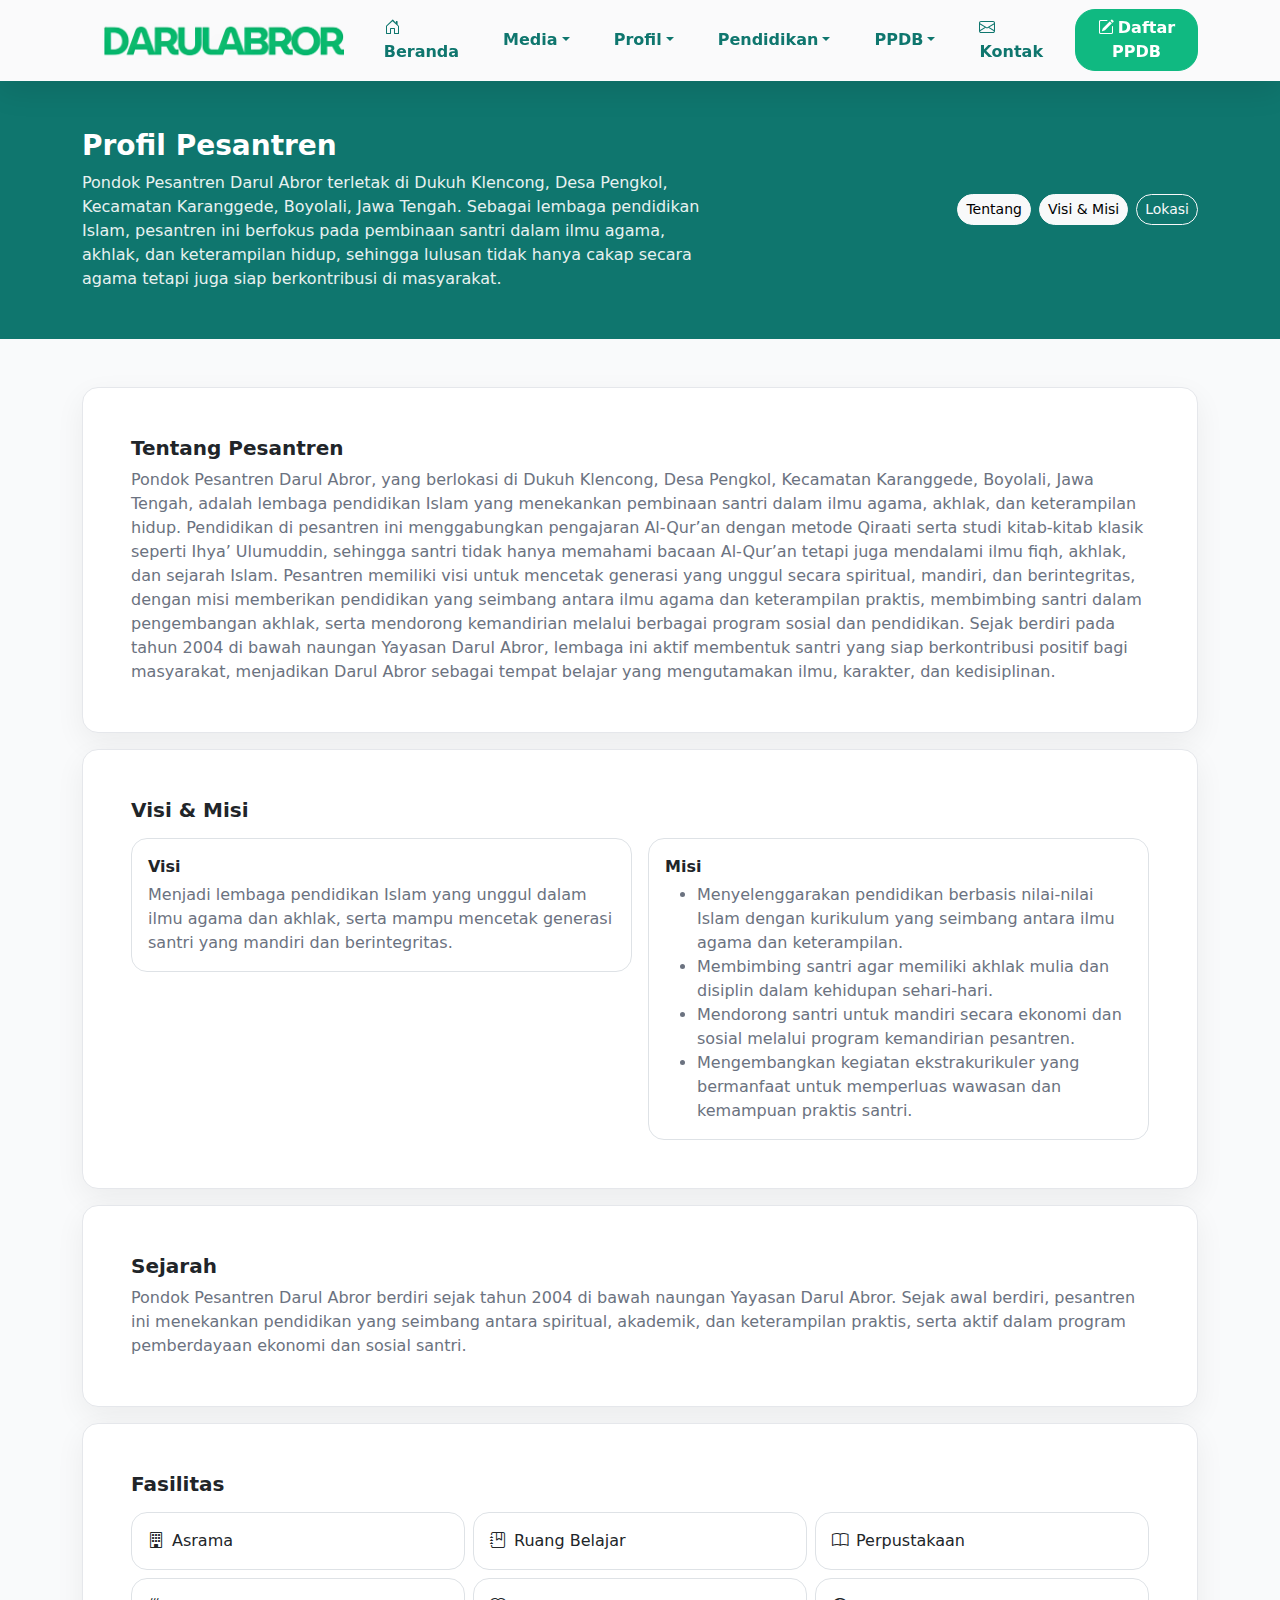
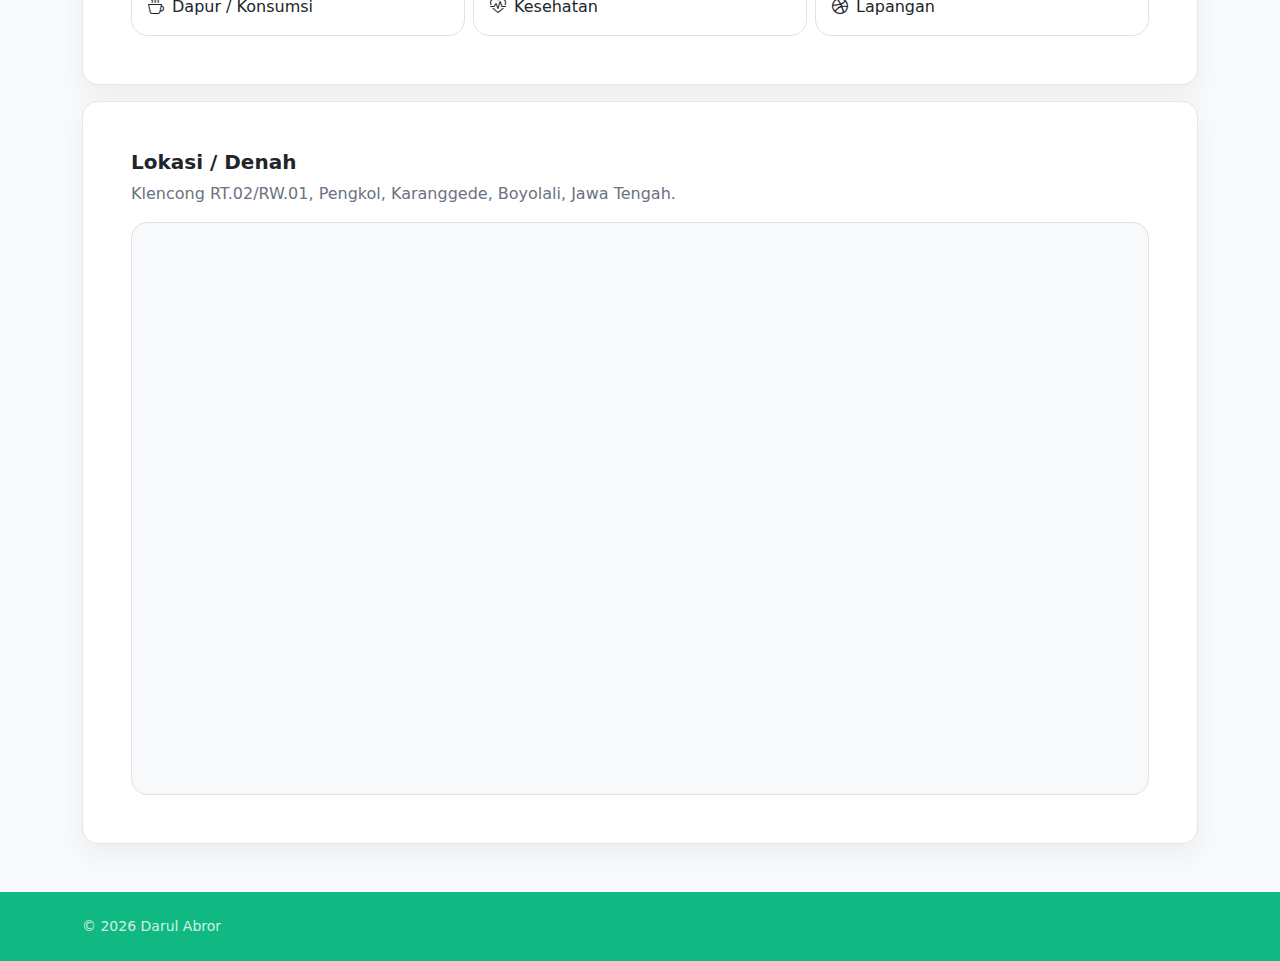
<file: profil.html>
<!DOCTYPE html>
<html lang="id">
<head>
  <meta charset="UTF-8" />
  <meta name="viewport" content="width=device-width, initial-scale=1.0" />
  <title>Profil Pesantren - Darul Abror</title>

  <link rel="stylesheet" href="https://cdn.jsdelivr.net/npm/bootstrap@5.3.3/dist/css/bootstrap.min.css">
  <link rel="stylesheet" href="https://cdn.jsdelivr.net/npm/bootstrap-icons@1.11.3/font/bootstrap-icons.min.css">
  <link rel="stylesheet" href="assets/css/main.css?v=20251229_2">

  <link rel="icon" type="image/png" href="assets/img/logo-bulat.png">
  <link rel="apple-touch-icon" href="assets/img/logo-bulat.png">
</head>

<body class="min-vh-100 d-flex flex-column da-page-profil">
  <!-- NAVBAR -->
  <header class="navbar navbar-expand-lg sticky-top da-navbar">
    <div class="container">
      <a class="navbar-brand fw-bold d-flex align-items-center gap-2" href="/">
        <img src="assets/img/logo.png" alt="Logo Darul Abror" style="height:40px;">
      </a>

      <button class="navbar-toggler" type="button" data-bs-toggle="collapse" data-bs-target="#navbarDA" aria-controls="navbarDA" aria-expanded="false" aria-label="Toggle navigation">
        <span class="navbar-toggler-icon"></span>
      </button>

      <nav class="collapse navbar-collapse" id="navbarDA">
        <ul class="navbar-nav ms-auto align-items-lg-center gap-lg-1">
          <li class="nav-item">
            <a class="nav-link" href="/"><i class="bi bi-house-door me-1"></i>Beranda</a>
          </li>

          <li class="nav-item dropdown">
            <a class="nav-link dropdown-toggle" href="#" role="button" data-bs-toggle="dropdown">Media</a>
            <ul class="dropdown-menu">
              <li><a class="dropdown-item" href="/artikel">Berita / Artikel</a></li>
              <li><a class="dropdown-item" href="/galeri">Galeri Foto</a></li>
            </ul>
          </li>

          <li class="nav-item dropdown">
            <a class="nav-link dropdown-toggle active" href="#" role="button" data-bs-toggle="dropdown">Profil</a>
            <ul class="dropdown-menu">
              <li><a class="dropdown-item" href="#tentang">Tentang Pesantren</a></li>
              <li><a class="dropdown-item" href="#visi-misi">Visi & Misi</a></li>
              <li><a class="dropdown-item" href="#sejarah">Sejarah</a></li>
              <!-- <li><a class="dropdown-item" href="#pimpinan">Pimpinan & Asatidz</a></li> -->
              <li><a class="dropdown-item" href="#fasilitas">Fasilitas</a></li>
              <li><a class="dropdown-item" href="#lokasi">Lokasi / Denah</a></li>
            </ul>
          </li>

          <li class="nav-item dropdown">
            <a class="nav-link dropdown-toggle" href="#" role="button" data-bs-toggle="dropdown">Pendidikan</a>
            <ul class="dropdown-menu">
              <li><a class="dropdown-item" href="/pendidikan#salaf">Program Salaf / Diniyah</a></li>
              <li><a class="dropdown-item" href="/pendidikan#smp">Formal SMP</a></li>
              <li><a class="dropdown-item" href="/pendidikan#ma">Formal MA</a></li>
              <li><a class="dropdown-item" href="/pendidikan#kurikulum">Kurikulum</a></li>
              <li><a class="dropdown-item" href="/pendidikan#jadwal">Jadwal Kegiatan</a></li>
              <li><a class="dropdown-item" href="/pendidikan#adab">Tata Tertib / Adab Santri</a></li>
            </ul>
          </li>

          <li class="nav-item dropdown">
            <a class="nav-link dropdown-toggle" href="#" role="button" data-bs-toggle="dropdown">PPDB</a>
            <ul class="dropdown-menu">
              <li><a class="dropdown-item" href="/ppdb#info">Info Pendaftaran</a></li>
              <li><a class="dropdown-item" href="/ppdb#alur">Alur Pendaftaran</a></li>
              <li><a class="dropdown-item fw-semibold" href="/ppdb-form">Form Pendaftaran</a></li>
              <li><a class="dropdown-item" href="/ppdb#faq">FAQ</a></li>
            </ul>
          </li>

          <li class="nav-item">
            <a class="nav-link" href="/kontak"><i class="bi bi-envelope me-1"></i>Kontak</a>
          </li>

          <li class="nav-item ms-lg-2">
            <a class="btn btn-success fw-semibold" href="/ppdb-form">
              <i class="bi bi-pencil-square me-1"></i>Daftar PPDB
            </a>
          </li>
        </ul>
      </nav>
    </div>
  </header>

  <main class="flex-grow-1">
    <!-- HERO -->
    <section class="da-hero py-5">
      <div class="container">
        <div class="row g-4 align-items-center">
          <div class="col-lg-7">
            <h1 class="h3 fw-bold mb-2">Profil Pesantren</h1>
            <p class="mb-0" style="opacity:.9;">
              Pondok Pesantren Darul Abror terletak di Dukuh Klencong, Desa Pengkol, Kecamatan Karanggede, Boyolali, Jawa Tengah. 
              Sebagai lembaga pendidikan Islam, pesantren ini berfokus pada pembinaan santri dalam ilmu agama, akhlak, dan keterampilan hidup, sehingga lulusan tidak hanya cakap secara agama tetapi juga siap berkontribusi di masyarakat.
            </p>
          </div>
          <div class="col-lg-5">
            <div class="d-flex flex-wrap gap-2 justify-content-lg-end">
              <a class="btn btn-light btn-sm" href="#tentang">Tentang</a>
              <a class="btn btn-light btn-sm" href="#visi-misi">Visi & Misi</a>
              <!-- <a class="btn btn-light btn-sm" href="#pimpinan">Pimpinan</a> -->
              <a class="btn btn-outline-light btn-sm" href="#lokasi">Lokasi</a>
            </div>
          </div>
        </div>
      </div>
    </section>

    <!-- CONTENT -->
    <section class="py-4 py-lg-5">
      <div class="container">
        <!-- Tentang -->
        <div id="tentang" class="anchor-offset card da-card mb-3">
          <div class="card-body p-4 p-lg-5">
            <h2 class="h5 fw-semibold mb-2">Tentang Pesantren</h2>
            <p class="da-muted mb-0">
              Pondok Pesantren Darul Abror, yang berlokasi di Dukuh Klencong, Desa Pengkol, Kecamatan Karanggede, Boyolali, Jawa Tengah, adalah lembaga pendidikan Islam yang menekankan pembinaan santri dalam ilmu agama, akhlak, dan keterampilan hidup. Pendidikan di pesantren ini menggabungkan pengajaran Al-Qur’an dengan metode Qiraati serta studi kitab-kitab klasik seperti Ihya’ Ulumuddin, sehingga santri tidak hanya memahami bacaan Al-Qur’an tetapi juga mendalami ilmu fiqh, akhlak, dan sejarah Islam. Pesantren memiliki visi untuk mencetak generasi yang unggul secara spiritual, mandiri, dan berintegritas, dengan misi memberikan pendidikan yang seimbang antara ilmu agama dan keterampilan praktis, membimbing santri dalam pengembangan akhlak, serta mendorong kemandirian melalui berbagai program sosial dan pendidikan. Sejak berdiri pada tahun 2004 di bawah naungan Yayasan Darul Abror, lembaga ini aktif membentuk santri yang siap berkontribusi positif bagi masyarakat, menjadikan Darul Abror sebagai tempat belajar yang mengutamakan ilmu, karakter, dan kedisiplinan.
            </p>
          </div>
        </div>

        <!-- Visi Misi -->
        <div id="visi-misi" class="anchor-offset card da-card mb-3">
          <div class="card-body p-4 p-lg-5">
            <h2 class="h5 fw-semibold mb-3">Visi & Misi</h2>
            <div class="row g-3">
              <div class="col-lg-6">
                <div class="p-3 bg-white border rounded-4">
                  <div class="fw-semibold mb-1">Visi</div>
                  <div class="da-muted">Menjadi lembaga pendidikan Islam yang unggul dalam ilmu agama dan akhlak, serta mampu mencetak generasi santri yang mandiri dan berintegritas.</div>
                </div>
              </div>
              <div class="col-lg-6">
                <div class="p-3 bg-white border rounded-4">
                  <div class="fw-semibold mb-1">Misi</div>
                  <ul class="da-muted mb-0">
                    <li>Menyelenggarakan pendidikan berbasis nilai-nilai Islam dengan kurikulum yang seimbang antara ilmu agama dan keterampilan.</li>
                    <li>Membimbing santri agar memiliki akhlak mulia dan disiplin dalam kehidupan sehari-hari.</li>
                    <li>Mendorong santri untuk mandiri secara ekonomi dan sosial melalui program kemandirian pesantren.</li>
                    <li>Mengembangkan kegiatan ekstrakurikuler yang bermanfaat untuk memperluas wawasan dan kemampuan praktis santri.</li>
                  </ul>
                </div>
              </div>
            </div>
          </div>
        </div>

        <!-- Sejarah -->
        <div id="sejarah" class="anchor-offset card da-card mb-3">
          <div class="card-body p-4 p-lg-5">
            <h2 class="h5 fw-semibold mb-2">Sejarah</h2>
            <p class="da-muted mb-0">
              Pondok Pesantren Darul Abror berdiri sejak tahun 2004 di bawah naungan Yayasan Darul Abror. Sejak awal berdiri, pesantren ini menekankan pendidikan yang seimbang antara spiritual, akademik, dan keterampilan praktis, serta aktif dalam program pemberdayaan ekonomi dan sosial santri.
            </p>
          </div>
        </div>

        <!--
        Pimpinan & Asatidz
        (sementara di-nonaktifkan dulu karena struktur lengkap belum dikirim yayasan)

        <div id="pimpinan" class="anchor-offset card da-card mb-3">
          <div class="card-body p-4 p-lg-5">
            <h2 class="h5 fw-semibold mb-3">Pimpinan & Asatidz</h2>
            <div class="row g-3">
              <div class="col-md-6 col-lg-4">
                <div class="p-3 bg-white border rounded-4 h-100">
                  <div class="fw-semibold">Pengasuh / Pimpinan</div>
                  <div class="da-muted small">Nama: (Placeholder)</div>
                  <div class="da-muted small">Jabatan: (Placeholder)</div>
                </div>
              </div>
              <div class="col-md-6 col-lg-4">
                <div class="p-3 bg-white border rounded-4 h-100">
                  <div class="fw-semibold">Koordinator Diniyah</div>
                  <div class="da-muted small">Nama: (Placeholder)</div>
                  <div class="da-muted small">Bidang: (Placeholder)</div>
                </div>
              </div>
              <div class="col-md-6 col-lg-4">
                <div class="p-3 bg-white border rounded-4 h-100">
                  <div class="fw-semibold">Koordinator Formal</div>
                  <div class="da-muted small">Nama: (Placeholder)</div>
                  <div class="da-muted small">Bidang: (Placeholder)</div>
                </div>
              </div>
            </div>
            <div class="da-muted small mt-3">
              Catatan: ini placeholder struktur. Nanti bisa diganti tabel/diagram sesuai data asli.
            </div>
          </div>
        </div>
        -->

        <!-- Fasilitas -->
        <div id="fasilitas" class="anchor-offset card da-card mb-3">
          <div class="card-body p-4 p-lg-5">
            <h2 class="h5 fw-semibold mb-3">Fasilitas</h2>
            <div class="row g-2">
              <div class="col-md-6 col-lg-4"><div class="p-3 bg-white border rounded-4"><i class="bi bi-building me-2"></i>Asrama</div></div>
              <div class="col-md-6 col-lg-4"><div class="p-3 bg-white border rounded-4"><i class="bi bi-journal-bookmark me-2"></i>Ruang Belajar</div></div>
              <div class="col-md-6 col-lg-4"><div class="p-3 bg-white border rounded-4"><i class="bi bi-book me-2"></i>Perpustakaan</div></div>
              <div class="col-md-6 col-lg-4"><div class="p-3 bg-white border rounded-4"><i class="bi bi-cup-hot me-2"></i>Dapur / Konsumsi</div></div>
              <div class="col-md-6 col-lg-4"><div class="p-3 bg-white border rounded-4"><i class="bi bi-heart-pulse me-2"></i>Kesehatan</div></div>
              <div class="col-md-6 col-lg-4"><div class="p-3 bg-white border rounded-4"><i class="bi bi-dribbble me-2"></i>Lapangan</div></div>
            </div>
          </div>
        </div>

        <!-- Lokasi -->
        <div id="lokasi" class="anchor-offset card da-card">
          <div class="card-body p-4 p-lg-5">
            <h2 class="h5 fw-semibold mb-2">Lokasi / Denah</h2>
            <p class="da-muted mb-3">Klencong RT.02/RW.01, Pengkol, Karanggede, Boyolali, Jawa Tengah.</p>
            <div class="ratio ratio-16x9 rounded-4 overflow-hidden border bg-body-tertiary">
              <iframe src="https://www.google.com/maps/embed?pb=!1m14!1m8!1m3!1d31655.234435002272!2d110.6316755!3d-7.364623!3m2!1i1024!2i768!4f13.1!3m3!1m2!1s0x2e7a75262a12edcf%3A0x134ea0e3bf25ed40!2sPonpes%20Darul%20Abror!5e0!3m2!1sen!2sid!4v1766984359908!5m2!1sen!2sid" width="600" height="450" style="border:0;" allowfullscreen="" loading="lazy" referrerpolicy="no-referrer-when-downgrade"></iframe>
            </div>
          </div>
        </div>

      </div>
    </section>
  </main>

  <footer class="mt-auto da-footer">
    <div class="container py-4">
      <div class="small" style="opacity:.8;">© <span id="year"></span> Darul Abror</div>
    </div>
  </footer>

  <script src="https://cdn.jsdelivr.net/npm/bootstrap@5.3.3/dist/js/bootstrap.bundle.min.js"></script>
  <script>document.getElementById("year").textContent = new Date().getFullYear();</script>
</body>
</html>
</file>
<file: assets/css/main.css>
:root {
  --da-green: #0F766E;
  --da-green-2: #0d5f58;
  --da-accent: #10B981;
  --da-bg: #F9FAFB;
  --da-text-primary: #111827;
  --da-text-secondary: #6B7280;
  --da-border: #E5E7EB;
  --da-hover-shadow: 0 20px 40px rgba(0,0,0,.12);
  --da-card-shadow: 0 10px 30px rgba(0,0,0,.06);
}

body { background: var(--da-bg); color: var(--da-text-primary); }

/* NAVBAR STYLES - GLASSMORPHISM FOR ALL PAGES */
.navbar.da-navbar,
.navbar-expand-lg.da-navbar,
header.da-navbar {
  background: rgba(255, 255, 255, 0.15) !important;
  backdrop-filter: blur(20px) !important;
  -webkit-backdrop-filter: blur(20px) !important;
  border-bottom: 1px solid rgba(255, 255, 255, 0.3) !important;
  box-shadow: 0 8px 32px rgba(0, 0, 0, 0.1) !important;
  transition: all 0.3s ease !important;
  z-index: 1030 !important;
}

.da-navbar .nav-link, 
.da-navbar .navbar-brand { 
  color: #0F766E !important;
  font-weight: 600;
  transition: all 0.3s ease;
  border-radius: 20px;
  padding: 8px 16px !important;
  margin: 0 4px;
}

.da-navbar .nav-link:hover { 
  background: var(--da-accent) !important;
  color: #fff !important;
  transform: translateY(-2px);
}

.da-navbar .dropdown-menu { 
  border: 0; 
  box-shadow: 0 10px 30px rgba(0,0,0,.12);
  border-radius: 12px;
  padding: 8px;
  margin-top: 8px;
  opacity: 0;
  transform: translateY(-10px);
  transition: all 0.3s ease;
  visibility: hidden;
  z-index: 1040 !important;
}

.da-navbar .dropdown:hover .dropdown-menu {
  opacity: 1;
  transform: translateY(0);
  visibility: visible;
}

.da-navbar .dropdown-menu.show {
  opacity: 1;
  transform: translateY(0);
  visibility: visible;
}

.da-navbar .dropdown-item {
  padding: 10px 14px;
  transition: all 0.2s ease;
  border-radius: 10px;
  margin: 0;
}

.da-navbar .dropdown-item:hover,
.da-navbar .dropdown-item:focus,
.da-navbar .dropdown-item:active,
.da-navbar .dropdown-item.active {
  background: var(--da-accent) !important;
  color: #fff !important;
}

.da-navbar .dropdown-item:focus {
  outline: none;
}

.da-navbar .nav-link:focus,
.da-navbar .nav-link:active,
.da-navbar .nav-link.show,
.da-navbar .dropdown-toggle.show {
  background: var(--da-accent) !important;
  color: #fff !important;
}

/* CARD STYLES */
.da-card { 
  border: 1px solid var(--da-border); 
  box-shadow: var(--da-card-shadow); 
  border-radius: 16px;
  transition: all 0.3s ease;
  overflow: hidden;
  background: #fff;
}

.da-card:hover {
  transform: translateY(-8px);
  box-shadow: var(--da-hover-shadow);
}

/* BUTTON HOVER EFFECTS */
.btn {
  transition: all 0.3s ease;
  border-radius: 20px;
}

.btn:hover {
  transform: translateY(-2px);
}

.btn-success {
  background: #10B981 !important;
  border-color: #10B981 !important;
}

.btn-success:hover {
  background: #0d9668 !important;
  border-color: #0d9668 !important;
}

.btn-outline-success {
  border-color: #10B981 !important;
  color: #10B981 !important;
}

.btn-outline-success:hover {
  background: #10B981 !important;
  border-color: #10B981 !important;
  color: #fff !important;
}

.text-success {
  color: #10B981 !important;
}

/* IMAGE ZOOM EFFECTS */
.zoom-hover {
  overflow: hidden;
  border-radius: 16px;
}

.zoom-hover img {
  transition: transform 0.4s ease;
}

.zoom-hover:hover img {
  transform: scale(1.1);
}

/* ARTICLE CARD EFFECTS */
.article-card {
  transition: all 0.3s ease;
  cursor: pointer;
}

.article-card:hover {
  transform: translateY(-8px);
  box-shadow: var(--da-hover-shadow);
}

.article-card .article-image {
  overflow: hidden;
  border-radius: 16px 16px 0 0;
}

.article-card .article-image img {
  transition: transform 0.4s ease;
}

.article-card:hover .article-image img {
  transform: scale(1.1);
}

/* COMPACT ARTICLE CARD */
.article-compact {
  transition: all 0.3s ease;
  cursor: pointer;
  border-radius: 12px;
  overflow: hidden;
  background: #fff;
  box-shadow: 0 4px 12px rgba(0,0,0,.06);
  border: 1px solid rgba(0,0,0,.05);
}

.article-compact:hover {
  transform: translateY(-4px);
  box-shadow: 0 12px 24px rgba(0,0,0,.1);
}

.article-compact .article-thumb {
  overflow: hidden;
  border-radius: 8px;
}

.article-compact .article-thumb img {
  transition: transform 0.3s ease;
}

.article-compact:hover .article-thumb img {
  transform: scale(1.05);
}

/* QUICK CTA STRIP */
.da-cta-strip { 
  background: #fff; 
  border-bottom: 1px solid rgba(0,0,0,.06); 
}

.da-cta-strip .btn:hover {
  transform: translateY(-3px);
  box-shadow: 0 8px 20px rgba(0,0,0,.1);
}

/* SECTIONS */
.da-section { padding: 72px 0; }
.da-section-sm { padding: 48px 0; }
.da-muted { color: var(--da-text-secondary); }

/* HERO STYLES */
.da-hero {
  background: var(--da-green);
  color: #fff;
}

/* CAROUSEL STYLES */
.da-carousel-img {
  width: 100%;
  height: clamp(140px, 45vh, 440px);
  object-fit: cover;
  object-position: center;
  display: block;
}

@media (min-width: 992px) {
  .da-carousel-img { height: 420px; }
}

/* ANCHOR OFFSET */
.anchor-offset { scroll-margin-top: 88px; }

/* FAQ ACCORDION STYLES */
.faq-accordion .accordion-item {
  border: 0;
  margin-bottom: 12px;
  border-radius: 12px !important;
  overflow: hidden;
  box-shadow: 0 4px 12px rgba(0,0,0,.06);
}

.faq-accordion .accordion-button {
  background: #fff;
  border: 0;
  padding: 20px 24px;
  font-weight: 600;
  color: #10B981;
  transition: all 0.3s ease;
}

.faq-accordion .accordion-button:not(.collapsed) {
  background: #10B981;
  color: #fff;
  box-shadow: none;
}

.faq-accordion .accordion-button:focus {
  box-shadow: none;
  border: 0;
}

.faq-accordion .accordion-body {
  padding: 0 24px 20px 24px;
  color: var(--da-text-secondary);
}

/* SOCIAL MEDIA ICONS */
.social-icons a {
  display: inline-flex;
  align-items: center;
  justify-content: center;
  width: 40px;
  height: 40px;
  border-radius: 50%;
  background: rgba(255,255,255,.1);
  color: #fff;
  text-decoration: none;
  transition: all 0.3s ease;
  margin-right: 8px;
}

.social-icons a:hover {
  background: rgba(255,255,255,.2);
  transform: translateY(-2px);
}

/* ARTICLE DETAIL IMAGE */
.article-detail-image {
  width: 100%;
  max-width: 760px;
  height: auto;
  max-height: 400px;
  object-fit: cover;
  border-radius: 12px;
  margin: 0 auto;
  display: block;
}

@media (min-width: 768px) {
  .article-detail-image { max-height: 500px; }
}

/* RESPONSIVE ADJUSTMENTS */
@media (max-width: 768px) {
  .da-section { padding: 48px 0; }
  .da-section-sm { padding: 32px 0; }
  .da-card:hover { transform: translateY(-4px); }
}

/* PAGE HEAD (used by multiple pages) */
.da-pagehead { padding: 32px 0 18px; }

/* FORM REQUIRED MARK */
.req::after { content: " *"; color: #dc3545; font-weight: 600; }

/*
  PAGE-SCOPED OVERRIDES
  (Moved from inline <style> blocks inside HTML pages)
  We scope by body class to avoid unintended changes across pages.
*/

/* Shared "light" pages */
body.da-page-home,
body.da-page-artikel,
body.da-page-article,
body.da-page-galeri,
body.da-page-kontak,
body.da-page-profil,
body.da-page-pendidikan {
  background: #F9FAFB !important;
  color: #111827;
}

/* PPDB pages use slightly different background */
body.da-page-ppdb,
body.da-page-ppdb-form {
  background: #f0f2f5 !important;
}

/* Home sidebar: keep sticky, but don't overlay dropdown menus */
body.da-page-home .da-home-latest-sticky {
  top: 100px;
  z-index: 1 !important;
}

body.da-page-home #homeLatestArticlesCompact {
  max-height: calc(100vh - 220px);
  overflow: auto;
}

/* Footer (consistent across pages) */
.da-footer {
  background: var(--da-accent) !important;
  color: #fff !important;
}

/* Page-specific tweaks */
body.da-page-article .article-body p { line-height: 1.8; }

body.da-page-article .article-body {
  max-width: 760px;
  margin-left: auto;
  margin-right: auto;
}

body.da-page-article .article-body figure {
  margin-left: 0;
  margin-right: 0;
}

body.da-page-article .article-body img {
  display: block;
  max-width: 100%;
  height: auto;
  margin-left: auto;
  margin-right: auto;
}

body.da-page-profil .btn-light:hover,
body.da-page-profil .btn-outline-light:hover {
  background: #10B981 !important;
  border-color: #10B981 !important;
  color: #fff !important;
}

body.da-page-pendidikan .btn-light:hover {
  background: #10B981 !important;
  border-color: #10B981 !important;
  color: #fff !important;
}

/* Per-page .da-card overrides (previously inline) */
body.da-page-galeri .da-card {
  border: 0;
  box-shadow: 0 10px 30px rgba(0,0,0,.06);
  border-radius: 16px;
  overflow: hidden;
}

body.da-page-ppdb-form .da-card {
  border: 0;
  box-shadow: 0 10px 30px rgba(0,0,0,.06);
  border-radius: 16px;
}
</file>
